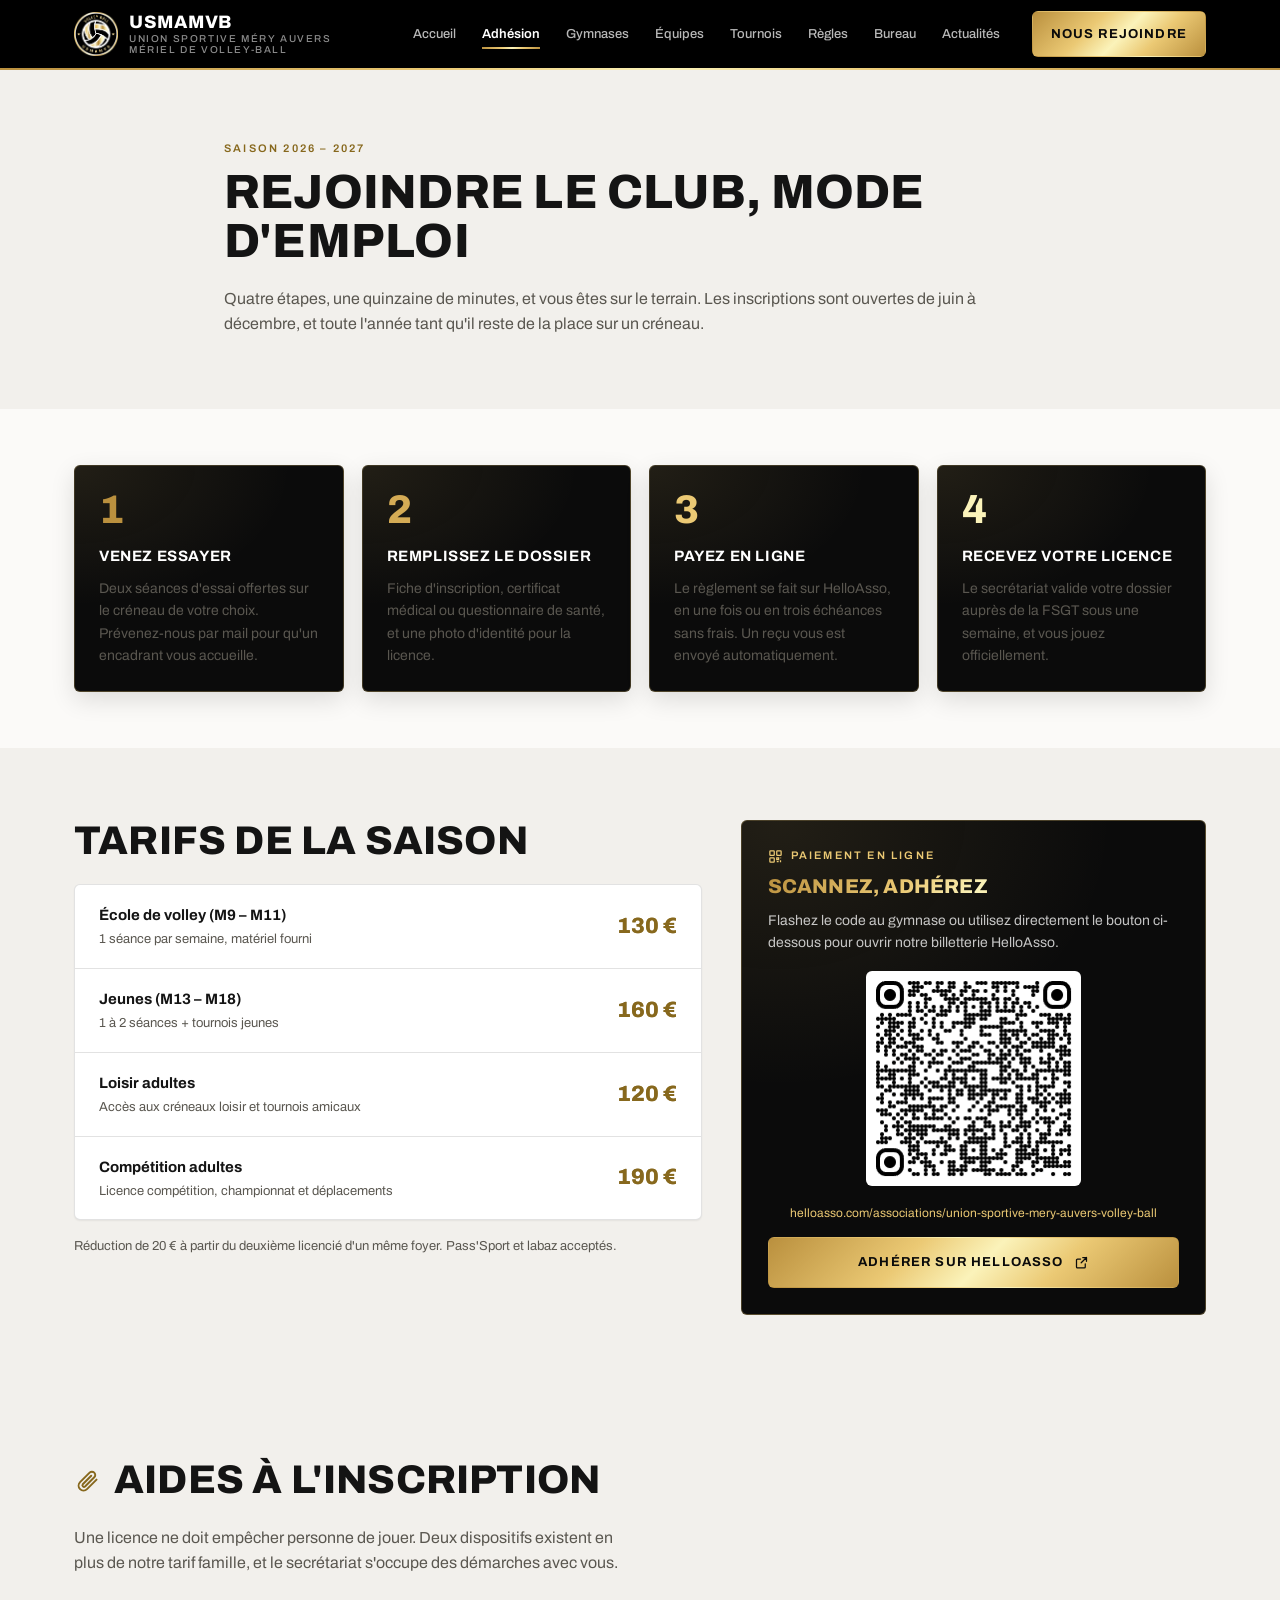
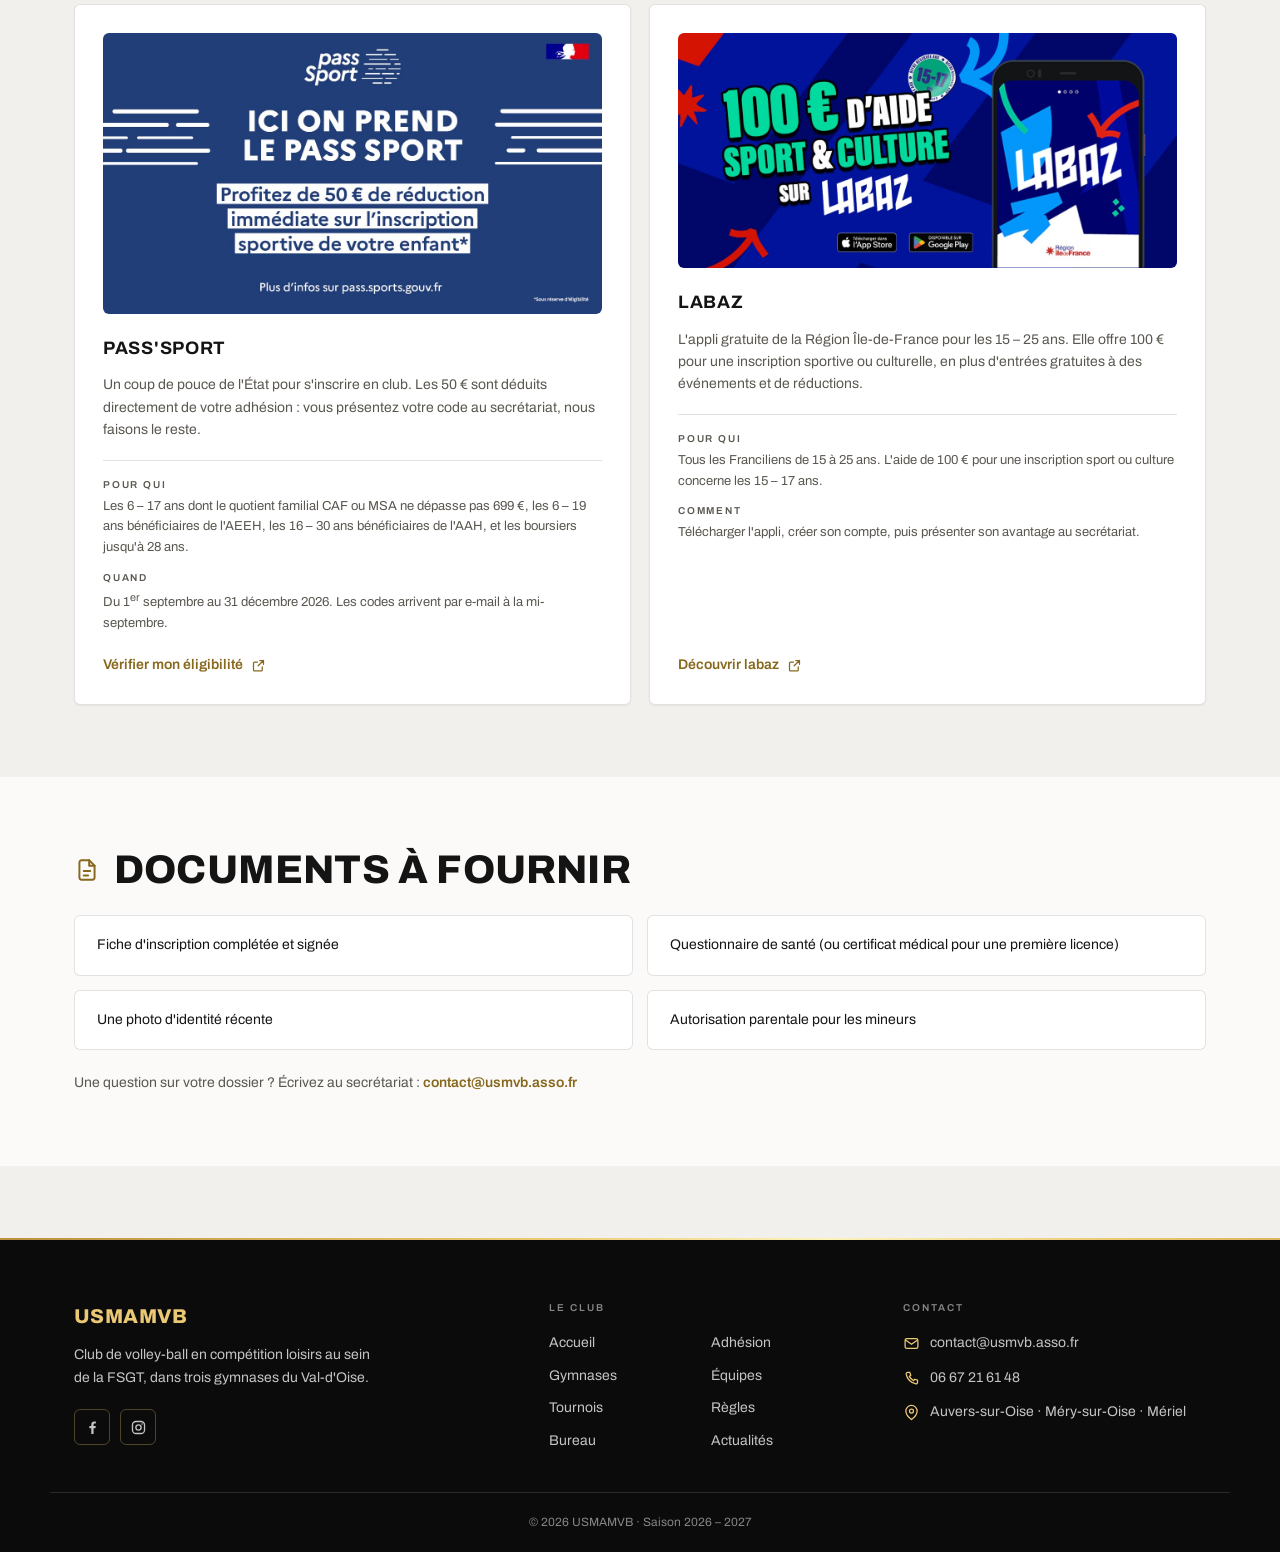
<file: adhesion.html>
<!DOCTYPE html>
<html lang="fr">
<head>
<meta charset="utf-8">
<meta name="viewport" content="width=device-width, initial-scale=1">
<title>Adhésion — USMAMVB</title>
<meta name="description" content="Rejoindre l'USMAMVB : quatre étapes, deux séances d'essai offertes, tarifs de la saison et adhésion en ligne via HelloAsso.">
<link rel="icon" href="assets/img/logo.png">
<link rel="stylesheet" href="assets/css/style.css">
</head>
<body>

<a class="skip-link" href="#contenu">Aller au contenu</a>

<!-- ============================================================
     HEADER — identique sur toutes les pages
     ============================================================ -->
<header class="site-header" id="header">
  <div class="wrap header__inner">

    <a class="brand" href="./">
      <img class="brand__mark" src="assets/img/logo.png" alt="" decoding="async">
      <span class="brand__text">
        <span class="brand__name">USMAMVB</span>
        <span class="brand__baseline">Union Sportive Méry Auvers Mériel de Volley-Ball</span>
      </span>
    </a>

    <button class="burger" id="burger" aria-expanded="false" aria-controls="nav" aria-label="Ouvrir le menu">
      <span></span><span></span><span></span>
    </button>

    <nav class="nav" id="nav" aria-label="Navigation principale">
      <ul class="nav__list">
        <li><a class="nav__link" href="./">Accueil</a></li>
        <li><a class="nav__link is-active" href="adhesion" aria-current="page">Adhésion</a></li>
        <li><a class="nav__link" href="gymnases">Gymnases</a></li>
        <li><a class="nav__link" href="equipes">Équipes</a></li>
        <li><a class="nav__link" href="tournois">Tournois</a></li>
        <li><a class="nav__link" href="regles">Règles</a></li>
        <li><a class="nav__link" href="bureau">Bureau</a></li>
        <li><a class="nav__link" href="Actualite">Actualités</a></li>
      </ul>
      <a class="btn btn--primary nav__cta" href="#tarifs">Nous rejoindre</a>
    </nav>

  </div>
</header>
<div class="nav-backdrop" id="navBackdrop" hidden></div>

<main id="contenu">

  <!-- ============================================================
       TITRE DE PAGE
       ============================================================ -->
  <section class="page-head">
    <div class="wrap page-head__inner">
      <p class="eyebrow eyebrow--gold">Saison 2026 – 2027</p>
      <h1 class="page-head__title">Rejoindre le club, mode d'emploi</h1>
      <p class="page-head__lead">
        Quatre étapes, une quinzaine de minutes, et vous êtes sur le terrain. Les inscriptions
        sont ouvertes de juin à décembre, et toute l'année tant qu'il reste de la place sur un créneau.
      </p>
    </div>
  </section>

  <!-- ============================================================
       LES 4 ÉTAPES
       ============================================================ -->
  <section class="steps">
    <ol class="wrap steps__grid">

      <li class="step">
        <p class="step__num">1</p>
        <h2 class="step__title">Venez essayer</h2>
        <p class="step__text">
          Deux séances d'essai offertes sur le créneau de votre choix. Prévenez-nous par mail
          pour qu'un encadrant vous accueille.
        </p>
      </li>

      <li class="step">
        <p class="step__num">2</p>
        <h2 class="step__title">Remplissez le dossier</h2>
        <p class="step__text">
          Fiche d'inscription, certificat médical ou questionnaire de santé, et une photo
          d'identité pour la licence.
        </p>
      </li>

      <li class="step">
        <p class="step__num">3</p>
        <h2 class="step__title">Payez en ligne</h2>
        <p class="step__text">
          Le règlement se fait sur HelloAsso, en une fois ou en trois échéances sans frais.
          Un reçu vous est envoyé automatiquement.
        </p>
      </li>

      <li class="step">
        <p class="step__num">4</p>
        <h2 class="step__title">Recevez votre licence</h2>
        <p class="step__text">
          Le secrétariat valide votre dossier auprès de la FSGT sous une semaine, et vous
          jouez officiellement.
        </p>
      </li>

    </ol>
  </section>

  <!-- ============================================================
       TARIFS + ADHÉSION EN LIGNE
       ============================================================ -->
  <section class="pricing" id="tarifs">
    <div class="wrap pricing__grid">

      <div class="pricing__main">
        <h2 class="h2">Tarifs de la saison</h2>

        <ul class="pricing__list">
          <li class="price">
            <div class="price__label">
              <p class="price__name">École de volley (M9 – M11)</p>
              <p class="price__detail">1 séance par semaine, matériel fourni</p>
            </div>
            <p class="price__amount gold-text">130 €</p>
          </li>
          <li class="price">
            <div class="price__label">
              <p class="price__name">Jeunes (M13 – M18)</p>
              <p class="price__detail">1 à 2 séances + tournois jeunes</p>
            </div>
            <p class="price__amount gold-text">160 €</p>
          </li>
          <li class="price">
            <div class="price__label">
              <p class="price__name">Loisir adultes</p>
              <p class="price__detail">Accès aux créneaux loisir et tournois amicaux</p>
            </div>
            <p class="price__amount gold-text">120 €</p>
          </li>
          <li class="price">
            <div class="price__label">
              <p class="price__name">Compétition adultes</p>
              <p class="price__detail">Licence compétition, championnat et déplacements</p>
            </div>
            <p class="price__amount gold-text">190 €</p>
          </li>
        </ul>

        <p class="pricing__note">
          Réduction de 20 € à partir du deuxième licencié d'un même foyer.
          Pass'Sport et labaz acceptés.
        </p>
      </div>

      <aside class="card card--dark qr">
        <p class="eyebrow eyebrow--gold qr__eyebrow">
          <svg viewBox="0 0 24 24" fill="none" stroke="currentColor" stroke-width="2" aria-hidden="true">
            <rect x="3" y="3" width="7" height="7" rx="1"/><rect x="14" y="3" width="7" height="7" rx="1"/>
            <rect x="3" y="14" width="7" height="7" rx="1"/><path d="M14 14h3v3h-3zM20 14h1M14 20h3M20 18v3"/>
          </svg>
          Paiement en ligne
        </p>
        <h2 class="card__title gold-text">Scannez, adhérez</h2>
        <p class="card__text">
          Flashez le code au gymnase ou utilisez directement le bouton ci-dessous pour ouvrir
          notre billetterie HelloAsso.
        </p>

        <img class="qr__frame" src="assets/img/qr-helloasso.png" width="200" height="200" alt="QR code vers la billetterie HelloAsso">

<!-- Adresse en clair : lisible pour qui ne peut pas scanner, et recopiable
             depuis une affiche imprimée. -->
        <p class="qr__url">
          <a href="https://www.helloasso.com/associations/union-sportive-mery-auvers-volley-ball/adhesions/adhesions-2026-2027" target="_blank" rel="noreferrer">
            helloasso.com/associations/union-sportive-mery-auvers-volley-ball
          </a>
        </p>

        <a class="btn btn--primary qr__cta" href="https://www.helloasso.com/associations/union-sportive-mery-auvers-volley-ball/adhesions/adhesions-2026-2027" target="_blank" rel="noreferrer">
          Adhérer sur HelloAsso
          <svg class="btn__ext" viewBox="0 0 24 24" fill="none" stroke="currentColor" stroke-width="2" stroke-linecap="round" stroke-linejoin="round" aria-hidden="true">
            <path d="M14 4h6v6M20 4l-8.5 8.5"/><path d="M18 14v5a1.5 1.5 0 0 1-1.5 1.5h-11A1.5 1.5 0 0 1 4 19V8a1.5 1.5 0 0 1 1.5-1.5h5"/>
          </svg>
        </a>
      </aside>

    </div>
  </section>

  <!-- ============================================================
       AIDES À L'INSCRIPTION
       Montants et dates officiels, saison 2026-2027. À revérifier chaque
       année aux sources citées : ils changent d'une saison à l'autre.
       ============================================================ -->
  <section class="aides">
    <div class="wrap">
      <div class="section-title">
        <svg class="section-title__icon" viewBox="0 0 24 24" fill="none" stroke="currentColor" stroke-width="1.8" stroke-linecap="round" stroke-linejoin="round" aria-hidden="true">
          <path d="M20.8 11.6 12 20.4a4.5 4.5 0 0 1-6.4-6.4l8.8-8.8a3 3 0 0 1 4.3 4.3l-8.5 8.5a1.5 1.5 0 0 1-2.1-2.1l7.8-7.8"/>
        </svg>
        <h2 class="h2">Aides à l'inscription</h2>
      </div>

      <p class="aides__intro">
        Une licence ne doit empêcher personne de jouer. Deux dispositifs existent en plus
        de notre tarif famille, et le secrétariat s'occupe des démarches avec vous.
      </p>

      <ul class="aides__grid">

        <li class="aide">
          <img class="aide__visuel" src="assets/img/aide-pass-sport.jpg"
               alt="Affiche officielle Pass'Sport : ici on prend le Pass'Sport, 50 € de réduction immédiate sur l'inscription sportive de votre enfant."
               width="1200" height="675" loading="lazy" decoding="async">

          <h3 class="aide__title">Pass'Sport</h3>

          <p class="aide__text">
            Un coup de pouce de l'État pour s'inscrire en club. Les 50 € sont déduits
            directement de votre adhésion : vous présentez votre code au secrétariat,
            nous faisons le reste.
          </p>

          <dl class="aide__meta">
            <dt>Pour qui</dt>
            <dd>
              Les 6 – 17 ans dont le quotient familial CAF ou MSA ne dépasse pas 699 €,
              les 6 – 19 ans bénéficiaires de l'AEEH, les 16 – 30 ans bénéficiaires de
              l'AAH, et les boursiers jusqu'à 28 ans.
            </dd>
            <dt>Quand</dt>
            <dd>Du 1<sup>er</sup> septembre au 31 décembre 2026. Les codes arrivent par e-mail à la mi-septembre.</dd>
          </dl>

          <a class="link link--gold" href="https://www.pass.sports.gouv.fr/" target="_blank" rel="noreferrer">
            Vérifier mon éligibilité
            <svg class="btn__ext" viewBox="0 0 24 24" fill="none" stroke="currentColor" stroke-width="2" stroke-linecap="round" stroke-linejoin="round" aria-hidden="true">
              <path d="M14 4h6v6M20 4l-8.5 8.5"/><path d="M18 14v5a1.5 1.5 0 0 1-1.5 1.5h-11A1.5 1.5 0 0 1 4 19V8a1.5 1.5 0 0 1 1.5-1.5h5"/>
            </svg>
          </a>
        </li>

        <li class="aide">
          <img class="aide__visuel" src="assets/img/aide-labaz.jpg"
               alt="Affiche officielle labaz : 100 € d'aide sport et culture, offre réservée aux 15-17 ans."
               width="1200" height="565" loading="lazy" decoding="async">

          <h3 class="aide__title">labaz</h3>

          <p class="aide__text">
            L'appli gratuite de la Région Île-de-France pour les 15 – 25 ans. Elle offre
            100 € pour une inscription sportive ou culturelle, en plus d'entrées gratuites
            à des événements et de réductions.
          </p>

          <dl class="aide__meta">
            <dt>Pour qui</dt>
            <dd>
              Tous les Franciliens de 15 à 25 ans. L'aide de 100 € pour une inscription
              sport ou culture concerne les 15 – 17 ans.
            </dd>
            <dt>Comment</dt>
            <dd>Télécharger l'appli, créer son compte, puis présenter son avantage au secrétariat.</dd>
          </dl>

          <a class="link link--gold" href="https://www.iledefrance.fr/tous-les-services/labaz-lappli-pour-les-15-25-ans" target="_blank" rel="noreferrer">
            Découvrir labaz
            <svg class="btn__ext" viewBox="0 0 24 24" fill="none" stroke="currentColor" stroke-width="2" stroke-linecap="round" stroke-linejoin="round" aria-hidden="true">
              <path d="M14 4h6v6M20 4l-8.5 8.5"/><path d="M18 14v5a1.5 1.5 0 0 1-1.5 1.5h-11A1.5 1.5 0 0 1 4 19V8a1.5 1.5 0 0 1 1.5-1.5h5"/>
            </svg>
          </a>
        </li>

      </ul>
    </div>
  </section>

  <!-- ============================================================
       DOCUMENTS À FOURNIR
       ============================================================ -->
  <section class="docs">
    <div class="wrap">
      <div class="section-title">
        <svg class="section-title__icon" viewBox="0 0 24 24" fill="none" stroke="currentColor" stroke-width="1.8" stroke-linecap="round" stroke-linejoin="round" aria-hidden="true">
          <path d="M14 3H7a2 2 0 0 0-2 2v14a2 2 0 0 0 2 2h10a2 2 0 0 0 2-2V8z"/>
          <path d="M14 3v5h5M9 13h6M9 17h4"/>
        </svg>
        <h2 class="h2">Documents à fournir</h2>
      </div>

      <ul class="docs__grid">
        <li class="doc">Fiche d'inscription complétée et signée</li>
        <li class="doc">Questionnaire de santé (ou certificat médical pour une première licence)</li>
        <li class="doc">Une photo d'identité récente</li>
        <li class="doc">Autorisation parentale pour les mineurs</li>
      </ul>

      <p class="docs__note">
        Une question sur votre dossier ? Écrivez au secrétariat :
        <a class="link--inline" href="mailto:contact@usmvb.asso.fr">contact@usmvb.asso.fr</a>
      </p>
    </div>
  </section>

</main>

<!-- ============================================================
     FOOTER — identique sur toutes les pages
     ============================================================ -->
<footer class="site-footer">
  <div class="wrap footer__grid">

    <div class="footer__brand">
      <p class="footer__name">USMAMVB</p>
      <p class="footer__text">
        Club de volley-ball en compétition loisirs au sein de la FSGT, dans trois gymnases du Val-d'Oise.
      </p>
      <ul class="socials">
        <li><a href="https://www.facebook.com/groups/1420983715035659/" target="_blank" rel="noreferrer" aria-label="Facebook">
          <svg viewBox="0 0 24 24" fill="currentColor" aria-hidden="true"><path d="M13.5 21v-8h2.7l.4-3.1h-3.1V7.9c0-.9.25-1.5 1.55-1.5h1.65V3.6A22 22 0 0 0 14.3 3.5c-2.4 0-4 1.45-4 4.1v2.3H7.6V13h2.7v8z"/></svg>
        </a></li>
        <li><a href="https://www.instagram.com/usmavb95/" target="_blank" rel="noreferrer" aria-label="Instagram">
          <svg viewBox="0 0 24 24" fill="none" stroke="currentColor" stroke-width="1.9" aria-hidden="true">
            <rect x="3.5" y="3.5" width="17" height="17" rx="5"/><circle cx="12" cy="12" r="3.7"/><circle cx="17" cy="7" r="1.1" fill="currentColor" stroke="none"/>
          </svg>
        </a></li>
      </ul>
    </div>

    <nav class="footer__nav" aria-label="Plan du site">
      <p class="footer__heading">Le club</p>
      <ul class="footer__links">
        <li><a href="./">Accueil</a></li>
        <li><a href="adhesion">Adhésion</a></li>
        <li><a href="gymnases">Gymnases</a></li>
        <li><a href="equipes">Équipes</a></li>
        <li><a href="tournois">Tournois</a></li>
        <li><a href="regles">Règles</a></li>
        <li><a href="bureau">Bureau</a></li>
        <li><a href="Actualite">Actualités</a></li>
      </ul>
    </nav>

    <div class="footer__contact">
      <p class="footer__heading">Contact</p>
      <ul class="contact">
        <li>
          <svg viewBox="0 0 24 24" fill="none" stroke="currentColor" stroke-width="1.8" aria-hidden="true"><rect x="3" y="5" width="18" height="14" rx="2.5"/><path d="m3.5 7 8.5 6 8.5-6"/></svg>
          <a href="mailto:contact@usmvb.asso.fr">contact@usmvb.asso.fr</a>
        </li>
        <li>
          <svg viewBox="0 0 24 24" fill="none" stroke="currentColor" stroke-width="1.8" aria-hidden="true"><path d="M6.5 3.5h3l1.5 4-2 1.5a12 12 0 0 0 6 6l1.5-2 4 1.5v3a2 2 0 0 1-2.2 2A16.5 16.5 0 0 1 4.5 5.7a2 2 0 0 1 2-2.2z"/></svg>
          <a href="tel:+33667216148">06 67 21 61 48</a>
        </li>
        <li>
          <svg viewBox="0 0 24 24" fill="none" stroke="currentColor" stroke-width="1.8" aria-hidden="true"><path d="M20 10c0 6-8 12-8 12s-8-6-8-12a8 8 0 0 1 16 0z"/><circle cx="12" cy="10" r="2.8"/></svg>
          <span>Auvers-sur-Oise · Méry-sur-Oise · Mériel</span>
        </li>
      </ul>
    </div>

  </div>

  <div class="wrap footer__bottom">
    <p>© 2026 USMAMVB · Saison 2026 – 2027</p>
  </div>
</footer>

<script src="assets/js/main.js" defer></script>
</body>
</html>
</file>
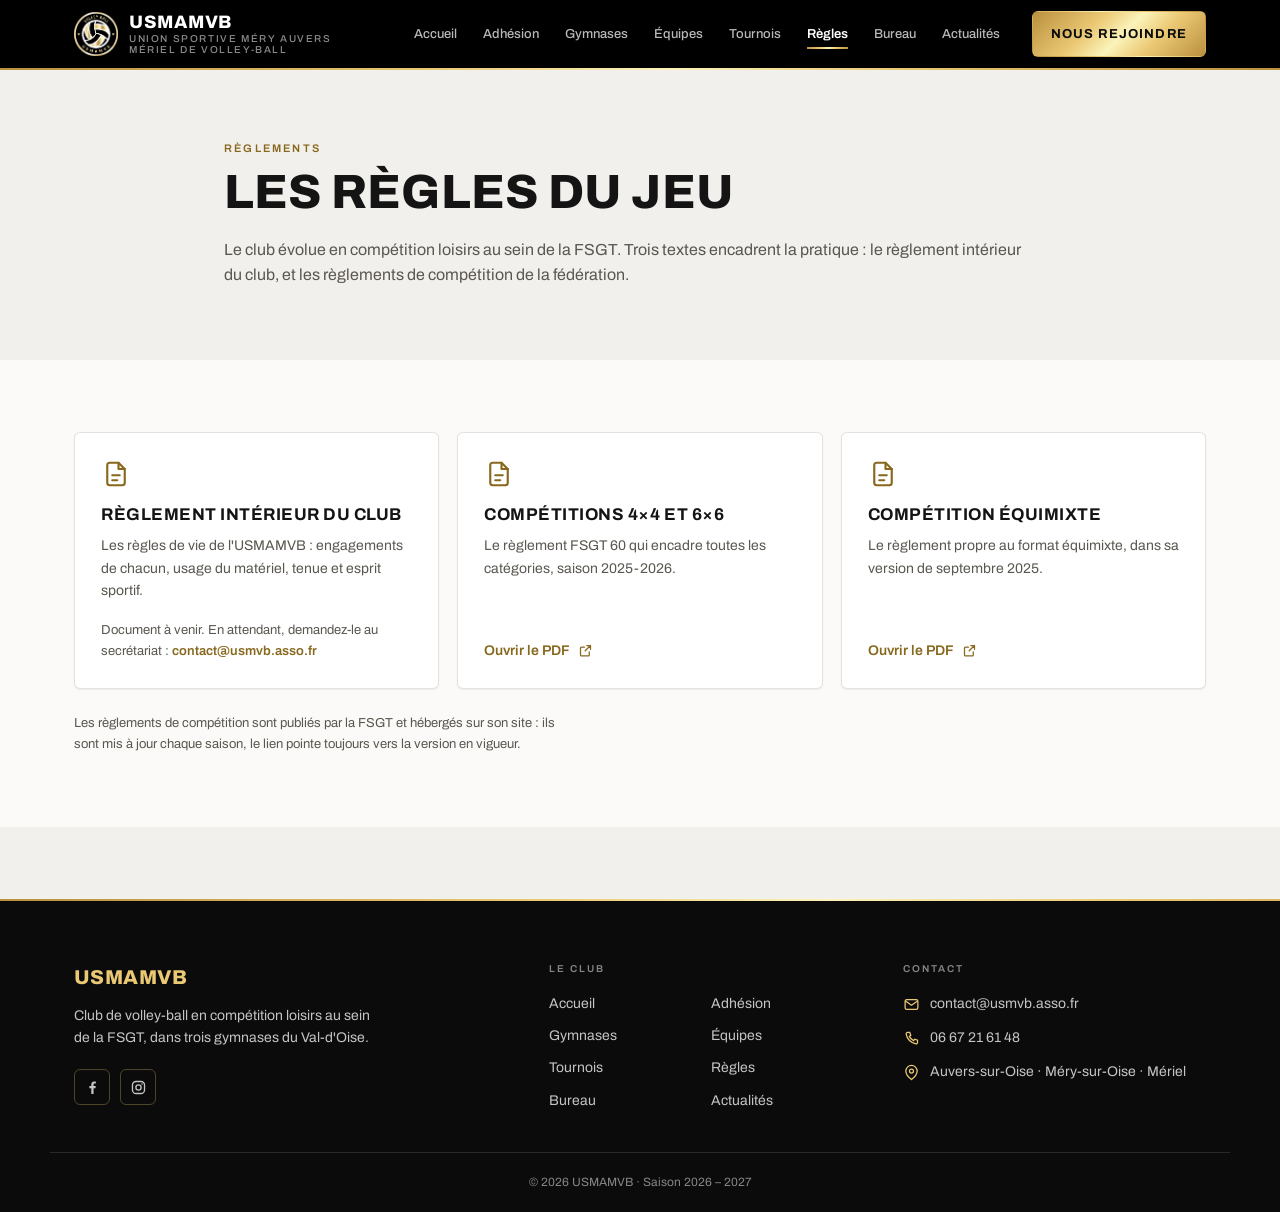
<file: regles.html>
<!DOCTYPE html>
<html lang="fr">
<head>
<meta charset="utf-8">
<meta name="viewport" content="width=device-width, initial-scale=1">
<title>Règles et règlements — USMAMVB</title>
<meta name="description" content="Le règlement intérieur de l'USMAMVB et les règlements de compétition FSGT : 4x4, 6x6 et équimixte.">
<meta property="og:title" content="Règles et règlements">
<meta property="og:description" content="Les textes qui encadrent la pratique au club et en compétition FSGT.">
<link rel="icon" href="assets/img/logo.png">
<link rel="stylesheet" href="assets/css/style.css">
</head>
<body>

<a class="skip-link" href="#contenu">Aller au contenu</a>

<!-- ============================================================
     HEADER — identique sur toutes les pages
     ============================================================ -->
<header class="site-header" id="header">
  <div class="wrap header__inner">

    <a class="brand" href="./">
      <img class="brand__mark" src="assets/img/logo.png" alt="" decoding="async">
      <span class="brand__text">
        <span class="brand__name">USMAMVB</span>
        <span class="brand__baseline">Union Sportive Méry Auvers Mériel de Volley-Ball</span>
      </span>
    </a>

    <button class="burger" id="burger" aria-expanded="false" aria-controls="nav" aria-label="Ouvrir le menu">
      <span></span><span></span><span></span>
    </button>

    <nav class="nav" id="nav" aria-label="Navigation principale">
      <ul class="nav__list">
        <li><a class="nav__link" href="./">Accueil</a></li>
        <li><a class="nav__link" href="adhesion">Adhésion</a></li>
        <li><a class="nav__link" href="gymnases">Gymnases</a></li>
        <li><a class="nav__link" href="equipes">Équipes</a></li>
        <li><a class="nav__link" href="tournois">Tournois</a></li>
        <li><a class="nav__link is-active" href="regles" aria-current="page">Règles</a></li>
        <li><a class="nav__link" href="bureau">Bureau</a></li>
        <li><a class="nav__link" href="Actualite">Actualités</a></li>
      </ul>
      <a class="btn btn--primary nav__cta" href="adhesion">Nous rejoindre</a>
    </nav>

  </div>
</header>
<div class="nav-backdrop" id="navBackdrop" hidden></div>

<main id="contenu">

  <!-- ============================================================
       TITRE DE PAGE
       ============================================================ -->
  <section class="page-head">
    <div class="wrap page-head__inner">
      <p class="eyebrow eyebrow--gold">Règlements</p>
      <h1 class="page-head__title">Les règles du jeu</h1>
      <p class="page-head__lead">Le club évolue en compétition loisirs au sein de la FSGT. Trois textes encadrent la pratique : le règlement intérieur du club, et les règlements de compétition de la fédération.</p>
    </div>
  </section>

  <!-- ============================================================
       LES RÈGLEMENTS
       ============================================================ -->
  <section class="reglements">
    <div class="wrap">
      <ul class="reglements__grid">
        <li class="reglement">
          <span class="reglement__icone" aria-hidden="true"><svg viewBox="0 0 24 24" fill="none" stroke="currentColor" stroke-width="1.7" stroke-linecap="round" stroke-linejoin="round" aria-hidden="true"><path d="M14 3H7a2 2 0 0 0-2 2v14a2 2 0 0 0 2 2h10a2 2 0 0 0 2-2V8z"/><path d="M14 3v5h5M9 13h6M9 17h4"/></svg></span>
          <h2 class="reglement__titre">Règlement intérieur du club</h2>
          <p class="reglement__texte">Les règles de vie de l'USMAMVB : engagements de chacun, usage du matériel, tenue et esprit sportif.</p>
          <p class="reglement__attente">Document à venir. En attendant, demandez-le au secrétariat : <a class="link--inline" href="mailto:contact@usmvb.asso.fr">contact@usmvb.asso.fr</a></p>
        </li>

        <li class="reglement">
          <span class="reglement__icone" aria-hidden="true"><svg viewBox="0 0 24 24" fill="none" stroke="currentColor" stroke-width="1.7" stroke-linecap="round" stroke-linejoin="round" aria-hidden="true"><path d="M14 3H7a2 2 0 0 0-2 2v14a2 2 0 0 0 2 2h10a2 2 0 0 0 2-2V8z"/><path d="M14 3v5h5M9 13h6M9 17h4"/></svg></span>
          <h2 class="reglement__titre">Compétitions 4×4 et 6×6</h2>
          <p class="reglement__texte">Le règlement FSGT 60 qui encadre toutes les catégories, saison 2025-2026.</p>
          <a class="link link--gold" href="https://www.unifoodclient.fr/document/wa_files/R_C3_A9glement_20Volley-Ball_20FSGT60_202025-2026.pdf" target="_blank" rel="noreferrer">Ouvrir le PDF <svg class="btn__ext" viewBox="0 0 24 24" fill="none" stroke="currentColor" stroke-width="2" stroke-linecap="round" stroke-linejoin="round" aria-hidden="true"><path d="M14 4h6v6M20 4l-8.5 8.5"/><path d="M18 14v5a1.5 1.5 0 0 1-1.5 1.5h-11A1.5 1.5 0 0 1 4 19V8a1.5 1.5 0 0 1 1.5-1.5h5"/></svg></a>
        </li>

        <li class="reglement">
          <span class="reglement__icone" aria-hidden="true"><svg viewBox="0 0 24 24" fill="none" stroke="currentColor" stroke-width="1.7" stroke-linecap="round" stroke-linejoin="round" aria-hidden="true"><path d="M14 3H7a2 2 0 0 0-2 2v14a2 2 0 0 0 2 2h10a2 2 0 0 0 2-2V8z"/><path d="M14 3v5h5M9 13h6M9 17h4"/></svg></span>
          <h2 class="reglement__titre">Compétition équimixte</h2>
          <p class="reglement__texte">Le règlement propre au format équimixte, dans sa version de septembre 2025.</p>
          <a class="link link--gold" href="https://www.unifoodclient.fr/document/wa_files/2025-09_20R_C3_88GLEMENT_20VOLLEY-EQUIMIXTE.pdf" target="_blank" rel="noreferrer">Ouvrir le PDF <svg class="btn__ext" viewBox="0 0 24 24" fill="none" stroke="currentColor" stroke-width="2" stroke-linecap="round" stroke-linejoin="round" aria-hidden="true"><path d="M14 4h6v6M20 4l-8.5 8.5"/><path d="M18 14v5a1.5 1.5 0 0 1-1.5 1.5h-11A1.5 1.5 0 0 1 4 19V8a1.5 1.5 0 0 1 1.5-1.5h5"/></svg></a>
        </li>
      </ul>

      <p class="reglements__note">
        Les règlements de compétition sont publiés par la FSGT et hébergés sur son site :
        ils sont mis à jour chaque saison, le lien pointe toujours vers la version en vigueur.
      </p>
    </div>
  </section>

</main>

<!-- ============================================================
     FOOTER — identique sur toutes les pages
     ============================================================ -->
<footer class="site-footer">
  <div class="wrap footer__grid">

    <div class="footer__brand">
      <p class="footer__name">USMAMVB</p>
      <p class="footer__text">
        Club de volley-ball en compétition loisirs au sein de la FSGT, dans trois gymnases du Val-d'Oise.
      </p>
      <ul class="socials">
        <li><a href="https://www.facebook.com/groups/1420983715035659/" target="_blank" rel="noreferrer" aria-label="Facebook">
          <svg viewBox="0 0 24 24" fill="currentColor" aria-hidden="true"><path d="M13.5 21v-8h2.7l.4-3.1h-3.1V7.9c0-.9.25-1.5 1.55-1.5h1.65V3.6A22 22 0 0 0 14.3 3.5c-2.4 0-4 1.45-4 4.1v2.3H7.6V13h2.7v8z"/></svg>
        </a></li>
        <li><a href="https://www.instagram.com/usmavb95/" target="_blank" rel="noreferrer" aria-label="Instagram">
          <svg viewBox="0 0 24 24" fill="none" stroke="currentColor" stroke-width="1.9" aria-hidden="true">
            <rect x="3.5" y="3.5" width="17" height="17" rx="5"/><circle cx="12" cy="12" r="3.7"/><circle cx="17" cy="7" r="1.1" fill="currentColor" stroke="none"/>
          </svg>
        </a></li>
      </ul>
    </div>

    <nav class="footer__nav" aria-label="Plan du site">
      <p class="footer__heading">Le club</p>
      <ul class="footer__links">
        <li><a href="./">Accueil</a></li>
        <li><a href="adhesion">Adhésion</a></li>
        <li><a href="gymnases">Gymnases</a></li>
        <li><a href="equipes">Équipes</a></li>
        <li><a href="tournois">Tournois</a></li>
        <li><a href="regles">Règles</a></li>
        <li><a href="bureau">Bureau</a></li>
        <li><a href="Actualite">Actualités</a></li>
      </ul>
    </nav>

    <div class="footer__contact">
      <p class="footer__heading">Contact</p>
      <ul class="contact">
        <li>
          <svg viewBox="0 0 24 24" fill="none" stroke="currentColor" stroke-width="1.8" aria-hidden="true"><rect x="3" y="5" width="18" height="14" rx="2.5"/><path d="m3.5 7 8.5 6 8.5-6"/></svg>
          <a href="mailto:contact@usmvb.asso.fr">contact@usmvb.asso.fr</a>
        </li>
        <li>
          <svg viewBox="0 0 24 24" fill="none" stroke="currentColor" stroke-width="1.8" aria-hidden="true"><path d="M6.5 3.5h3l1.5 4-2 1.5a12 12 0 0 0 6 6l1.5-2 4 1.5v3a2 2 0 0 1-2.2 2A16.5 16.5 0 0 1 4.5 5.7a2 2 0 0 1 2-2.2z"/></svg>
          <a href="tel:+33667216148">06 67 21 61 48</a>
        </li>
        <li>
          <svg viewBox="0 0 24 24" fill="none" stroke="currentColor" stroke-width="1.8" aria-hidden="true"><path d="M20 10c0 6-8 12-8 12s-8-6-8-12a8 8 0 0 1 16 0z"/><circle cx="12" cy="10" r="2.8"/></svg>
          <span>Auvers-sur-Oise · Méry-sur-Oise · Mériel</span>
        </li>
      </ul>
    </div>

  </div>

  <div class="wrap footer__bottom">
    <p>© 2026 USMAMVB · Saison 2026 – 2027</p>
  </div>
</footer>

<script src="assets/js/main.js" defer></script>
</body>
</html>
</file>
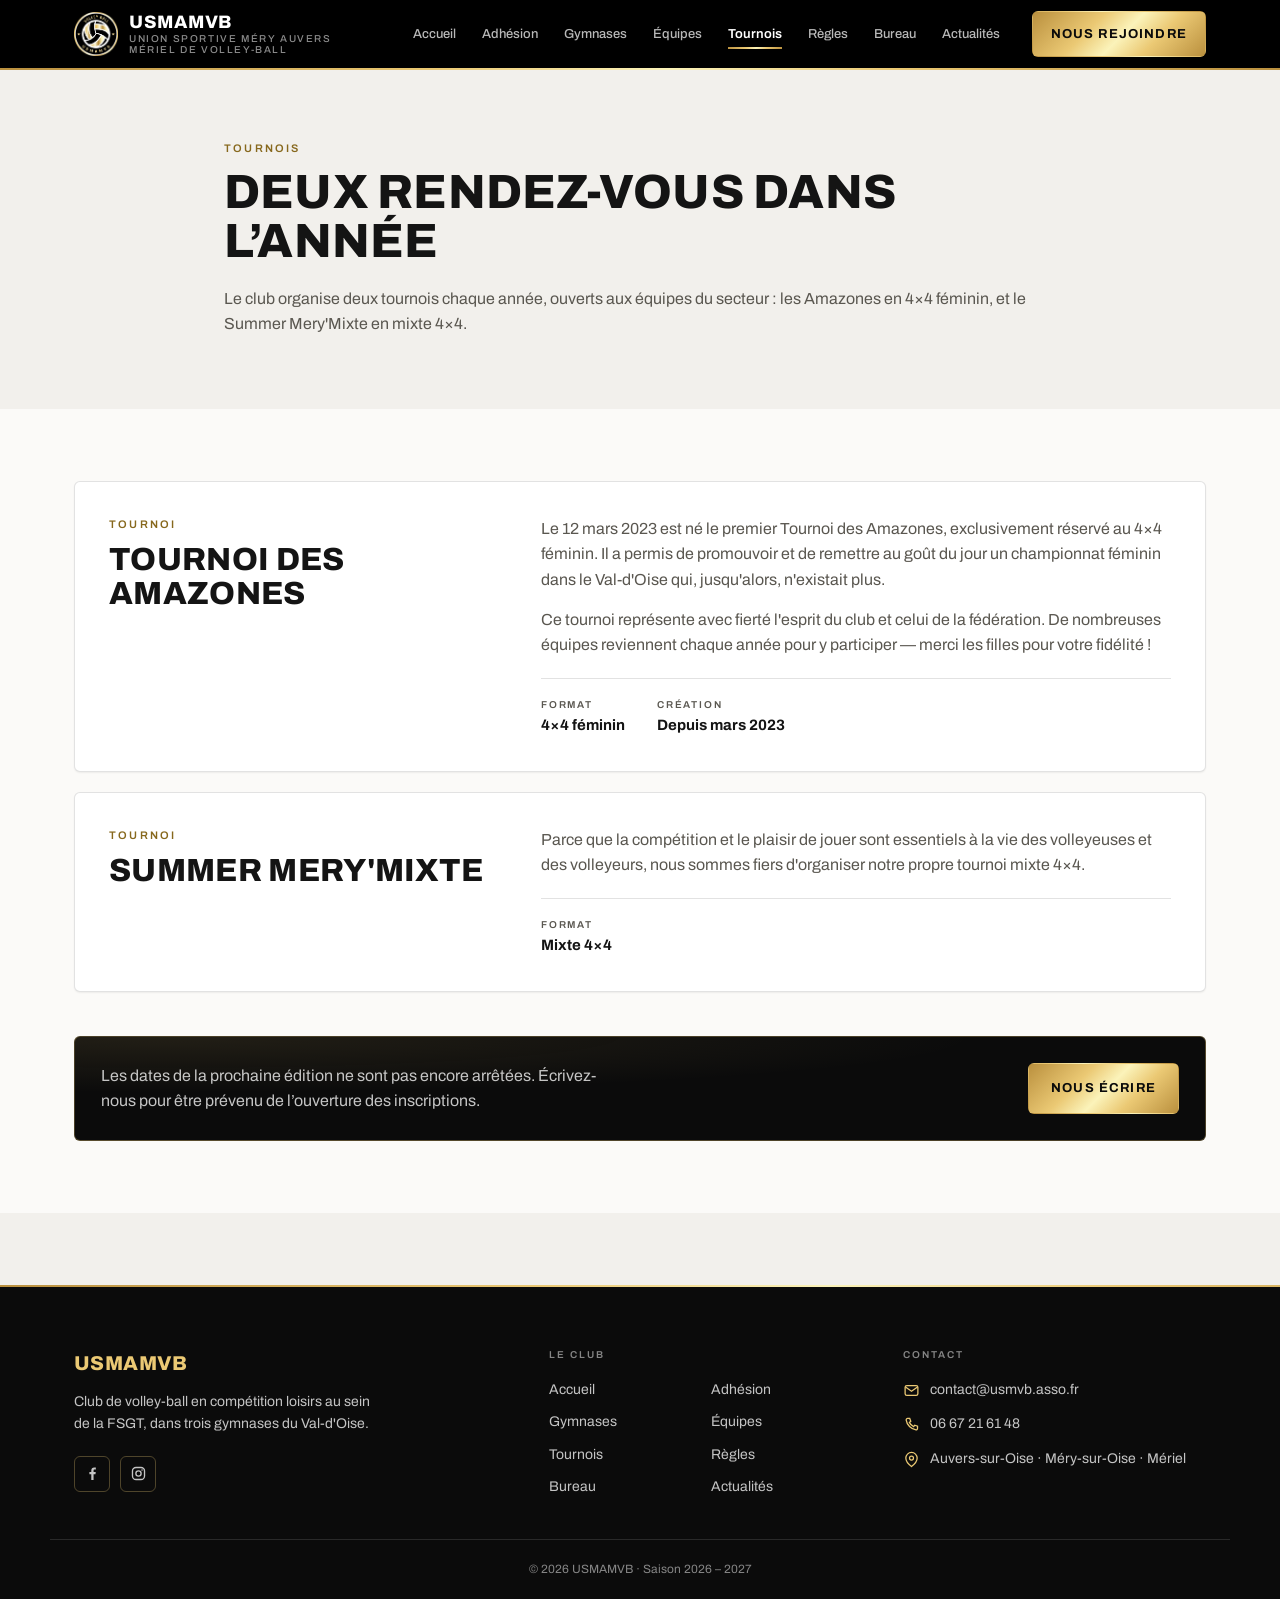
<file: tournois.html>
<!DOCTYPE html>
<html lang="fr">
<head>
<meta charset="utf-8">
<meta name="viewport" content="width=device-width, initial-scale=1">
<title>Nos tournois — USMAMVB</title>
<meta name="description" content="Les deux tournois organisés chaque année par l'USMAMVB : le Tournoi des Amazones en 4x4 féminin et le Summer Mery'Mixte en mixte 4x4.">
<meta property="og:title" content="Nos tournois">
<meta property="og:description" content="Le Tournoi des Amazones et le Summer Mery'Mixte, deux rendez-vous annuels du club.">
<link rel="icon" href="assets/img/logo.png">
<link rel="stylesheet" href="assets/css/style.css">
</head>
<body>

<a class="skip-link" href="#contenu">Aller au contenu</a>

<!-- ============================================================
     HEADER — identique sur toutes les pages
     ============================================================ -->
<header class="site-header" id="header">
  <div class="wrap header__inner">

    <a class="brand" href="./">
      <img class="brand__mark" src="assets/img/logo.png" alt="" decoding="async">
      <span class="brand__text">
        <span class="brand__name">USMAMVB</span>
        <span class="brand__baseline">Union Sportive Méry Auvers Mériel de Volley-Ball</span>
      </span>
    </a>

    <button class="burger" id="burger" aria-expanded="false" aria-controls="nav" aria-label="Ouvrir le menu">
      <span></span><span></span><span></span>
    </button>

    <nav class="nav" id="nav" aria-label="Navigation principale">
      <ul class="nav__list">
        <li><a class="nav__link" href="./">Accueil</a></li>
        <li><a class="nav__link" href="adhesion">Adhésion</a></li>
        <li><a class="nav__link" href="gymnases">Gymnases</a></li>
        <li><a class="nav__link" href="equipes">Équipes</a></li>
        <li><a class="nav__link is-active" href="tournois" aria-current="page">Tournois</a></li>
        <li><a class="nav__link" href="regles">Règles</a></li>
        <li><a class="nav__link" href="bureau">Bureau</a></li>
        <li><a class="nav__link" href="Actualite">Actualités</a></li>
      </ul>
      <a class="btn btn--primary nav__cta" href="adhesion">Nous rejoindre</a>
    </nav>

  </div>
</header>
<div class="nav-backdrop" id="navBackdrop" hidden></div>

<main id="contenu">

  <!-- ============================================================
       TITRE DE PAGE
       ============================================================ -->
  <section class="page-head">
    <div class="wrap page-head__inner">
      <p class="eyebrow eyebrow--gold">Tournois</p>
      <h1 class="page-head__title">Deux rendez-vous dans l’année</h1>
      <p class="page-head__lead">Le club organise deux tournois chaque année, ouverts aux équipes du secteur : les Amazones en 4×4 féminin, et le Summer Mery'Mixte en mixte 4×4.</p>
    </div>
  </section>

  <!-- ============================================================
       LES TOURNOIS
       ============================================================ -->
  <section class="tournois">
    <div class="wrap">
      <article class="tournoi">
        <div class="tournoi__entete">
          <p class="eyebrow eyebrow--gold">Tournoi</p>
          <h2 class="tournoi__nom">Tournoi des Amazones</h2>
        </div>
        <div class="tournoi__corps">
          <p>Le 12 mars 2023 est né le premier Tournoi des Amazones, exclusivement réservé au 4×4 féminin. Il a permis de promouvoir et de remettre au goût du jour un championnat féminin dans le Val-d'Oise qui, jusqu'alors, n'existait plus.</p>
          <p>Ce tournoi représente avec fierté l'esprit du club et celui de la fédération. De nombreuses équipes reviennent chaque année pour y participer — merci les filles pour votre fidélité !</p>
          <ul class="tournoi__meta">
            <li><span>Format</span>4×4 féminin</li>
            <li><span>Création</span>Depuis mars 2023</li>
          </ul>
        </div>
      </article>

      <article class="tournoi">
        <div class="tournoi__entete">
          <p class="eyebrow eyebrow--gold">Tournoi</p>
          <h2 class="tournoi__nom">Summer Mery'Mixte</h2>
        </div>
        <div class="tournoi__corps">
          <p>Parce que la compétition et le plaisir de jouer sont essentiels à la vie des volleyeuses et des volleyeurs, nous sommes fiers d'organiser notre propre tournoi mixte 4×4.</p>
          <ul class="tournoi__meta">
            <li><span>Format</span>Mixte 4×4</li>
          </ul>
        </div>
      </article>

      <aside class="card card--dark tournois__cta">
        <p class="tournois__cta-texte">
          Les dates de la prochaine édition ne sont pas encore arrêtées. Écrivez-nous pour
          être prévenu de l’ouverture des inscriptions.
        </p>
        <a class="btn btn--primary" href="mailto:contact@usmvb.asso.fr">Nous écrire</a>
      </aside>
    </div>
  </section>

</main>

<!-- ============================================================
     FOOTER — identique sur toutes les pages
     ============================================================ -->
<footer class="site-footer">
  <div class="wrap footer__grid">

    <div class="footer__brand">
      <p class="footer__name">USMAMVB</p>
      <p class="footer__text">
        Club de volley-ball en compétition loisirs au sein de la FSGT, dans trois gymnases du Val-d'Oise.
      </p>
      <ul class="socials">
        <li><a href="https://www.facebook.com/groups/1420983715035659/" target="_blank" rel="noreferrer" aria-label="Facebook">
          <svg viewBox="0 0 24 24" fill="currentColor" aria-hidden="true"><path d="M13.5 21v-8h2.7l.4-3.1h-3.1V7.9c0-.9.25-1.5 1.55-1.5h1.65V3.6A22 22 0 0 0 14.3 3.5c-2.4 0-4 1.45-4 4.1v2.3H7.6V13h2.7v8z"/></svg>
        </a></li>
        <li><a href="https://www.instagram.com/usmavb95/" target="_blank" rel="noreferrer" aria-label="Instagram">
          <svg viewBox="0 0 24 24" fill="none" stroke="currentColor" stroke-width="1.9" aria-hidden="true">
            <rect x="3.5" y="3.5" width="17" height="17" rx="5"/><circle cx="12" cy="12" r="3.7"/><circle cx="17" cy="7" r="1.1" fill="currentColor" stroke="none"/>
          </svg>
        </a></li>
      </ul>
    </div>

    <nav class="footer__nav" aria-label="Plan du site">
      <p class="footer__heading">Le club</p>
      <ul class="footer__links">
        <li><a href="./">Accueil</a></li>
        <li><a href="adhesion">Adhésion</a></li>
        <li><a href="gymnases">Gymnases</a></li>
        <li><a href="equipes">Équipes</a></li>
        <li><a href="tournois">Tournois</a></li>
        <li><a href="regles">Règles</a></li>
        <li><a href="bureau">Bureau</a></li>
        <li><a href="Actualite">Actualités</a></li>
      </ul>
    </nav>

    <div class="footer__contact">
      <p class="footer__heading">Contact</p>
      <ul class="contact">
        <li>
          <svg viewBox="0 0 24 24" fill="none" stroke="currentColor" stroke-width="1.8" aria-hidden="true"><rect x="3" y="5" width="18" height="14" rx="2.5"/><path d="m3.5 7 8.5 6 8.5-6"/></svg>
          <a href="mailto:contact@usmvb.asso.fr">contact@usmvb.asso.fr</a>
        </li>
        <li>
          <svg viewBox="0 0 24 24" fill="none" stroke="currentColor" stroke-width="1.8" aria-hidden="true"><path d="M6.5 3.5h3l1.5 4-2 1.5a12 12 0 0 0 6 6l1.5-2 4 1.5v3a2 2 0 0 1-2.2 2A16.5 16.5 0 0 1 4.5 5.7a2 2 0 0 1 2-2.2z"/></svg>
          <a href="tel:+33667216148">06 67 21 61 48</a>
        </li>
        <li>
          <svg viewBox="0 0 24 24" fill="none" stroke="currentColor" stroke-width="1.8" aria-hidden="true"><path d="M20 10c0 6-8 12-8 12s-8-6-8-12a8 8 0 0 1 16 0z"/><circle cx="12" cy="10" r="2.8"/></svg>
          <span>Auvers-sur-Oise · Méry-sur-Oise · Mériel</span>
        </li>
      </ul>
    </div>

  </div>

  <div class="wrap footer__bottom">
    <p>© 2026 USMAMVB · Saison 2026 – 2027</p>
  </div>
</footer>

<script src="assets/js/main.js" defer></script>
</body>
</html>
</file>
<file: assets/css/style.css>
/* ============================================================
   VCC — Volley Club des Coteaux
   Feuille de style unique. Ordre : tokens, reset, primitives,
   header, hero, sections, footer, responsive.
   ============================================================ */

/* ---------- Police ----------
   Auto-hebergee plutot que servie par Google Fonts : un appel a
   fonts.gstatic.com transmettrait l'IP du visiteur a Google sans consentement.
   Archivo est sous licence SIL OFL 1.1 (voir assets/fonts/OFL.txt).
   Fichier variable unique : couvre toutes les graisses de 400 a 800. */
@font-face {
  font-family: 'Archivo';
  font-style: normal;
  font-weight: 400 800;
  font-stretch: 100%;
  font-display: swap;
  src: url('../fonts/archivo-latin.woff2') format('woff2');
  unicode-range: U+0000-00FF, U+0131, U+0152-0153, U+02BB-02BC, U+02C6, U+02DA,
                 U+02DC, U+0304, U+0308, U+0329, U+2000-206F, U+20AC, U+2122,
                 U+2191, U+2193, U+2212, U+2215, U+FEFF, U+FFFD;
}
@font-face {
  font-family: 'Archivo';
  font-style: normal;
  font-weight: 400 800;
  font-stretch: 100%;
  font-display: swap;
  src: url('../fonts/archivo-latin-ext.woff2') format('woff2');
  unicode-range: U+0100-02BA, U+02BD-02C5, U+02C7-02CC, U+02CE-02D7, U+02DD-02FF,
                 U+0304, U+0308, U+0329, U+1D00-1DBF, U+1E00-1E9F, U+1EF2-1EFF,
                 U+2020, U+20A0-20AB, U+20AD-20C0, U+2113, U+2C60-2C7F, U+A720-A7FF;
}

/* ---------- Tokens ---------- */
:root {
  /* Rampe d'or echantillonnee sur assets/img/logo.png (84 615 pixels dores). */
  --gold-deep:    #ba903e;
  --gold-mid:     #d4ab55;
  --gold:         #ebc974;
  --gold-light:   #fbf3ba;

  /* L'or du logo plafonne a 2,94:1 sur blanc : illisible en texte. Cette
     declinaison sombre est la plus claire qui tienne 4,5:1 sur les trois fonds
     clairs du site : 5,21:1 sur blanc, 5,00:1 sur creme-soft, 4,58:1 sur creme. */
  --gold-ink:      #87681d;
  --gold-ink-dark: #6d5213;

  /* Balayage metallique : aplats et fonds de bouton, sur surface sombre. */
  --gold-sweep: linear-gradient(135deg,
                  var(--gold-deep) 0%, var(--gold) 34%, var(--gold-light) 52%,
                  var(--gold) 70%, var(--gold-deep) 100%);

  /* Meme effet pousse a la limite de lisibilite sur blanc : le palier le plus
     clair, #aa9254, tient 3,02:1. Grand texte uniquement. */
  --gold-sweep-ink: linear-gradient(135deg, #5e4610 0%, #aa9254 52%, #7a5c17 100%);

  --cream:        #f2f0ec;
  --cream-soft:   #fbfaf8;
  --white:        #ffffff;
  --black:        #121212;
  --black-deep:   #0b0b0b;
  /* Noir pur reserve au header : 53,8 % de l'ecusson est du #000000 et le
     disque doit s'y fondre sans laisser de lisere. */
  --black-pure:   #000000;

  --text:         #141414;
  --text-muted:   #5a5750;
  --text-on-dark: rgba(255, 255, 255, .76);
  --border:       rgba(20, 20, 20, .12);

  --font:         'Archivo', 'Segoe UI', system-ui, -apple-system, sans-serif;

  --wrap:         1180px;
  --gutter:       24px;
  --inset:        14px;
  --radius:       6px;
  --radius-lg:    10px;

  --shadow-sm:    0 1px 2px rgba(0, 0, 0, .06);
  --shadow-md:    0 8px 24px rgba(0, 0, 0, .12);

  --ease:         cubic-bezier(.4, 0, .2, 1);
}

/* ---------- Reset ---------- */
*, *::before, *::after { box-sizing: border-box; }

html { -webkit-text-size-adjust: 100%; scroll-behavior: smooth; }

body {
  margin: 0;
  background: var(--cream);
  color: var(--text);
  font-family: var(--font);
  font-size: 16px;
  line-height: 1.6;
  overflow-x: hidden;
}

body.is-locked { overflow: hidden; }

h1, h2, h3, p, dl, dd, figure { margin: 0; }
ul, ol { margin: 0; padding: 0; list-style: none; }
img, svg { max-width: 100%; }
a { color: inherit; text-decoration: none; }

:focus-visible {
  outline: 2px solid var(--gold-ink);
  outline-offset: 3px;
  border-radius: 2px;
}

.skip-link {
  position: absolute;
  left: -9999px;
  top: 0;
  z-index: 200;
  padding: 12px 18px;
  background: var(--black);
  color: #fff;
}
.skip-link:focus { left: 12px; top: 12px; }

/* ---------- Primitives ---------- */
.wrap {
  width: 100%;
  max-width: var(--wrap);
  margin-inline: auto;
  padding-inline: var(--gutter);
}

.eyebrow {
  margin: 0 0 10px;
  font-size: .688rem;
  font-weight: 600;
  letter-spacing: .2em;
  text-transform: uppercase;
  color: var(--text-muted);
}
.eyebrow--light  { color: rgba(255, 255, 255, .72); }
.eyebrow--gold { color: var(--gold-ink); }

.h2 {
  font-size: clamp(1.75rem, 3.6vw, 2.5rem);
  font-weight: 800;
  line-height: 1.05;
  letter-spacing: .005em;
  text-transform: uppercase;
}
.h2--light { color: #fff; }

.arrow {
  display: inline-block;
  transition: transform .2s var(--ease);
}

.link {
  display: inline-flex;
  align-items: center;
  gap: 8px;
  font-size: .875rem;
  font-weight: 600;
  color: var(--gold-ink);
}
.link--gold { color: var(--gold-ink); }
a:hover .arrow,
.link:hover .arrow { transform: translateX(4px); }

.btn {
  display: inline-flex;
  align-items: center;
  justify-content: center;
  gap: 10px;
  padding: 14px 22px;
  border: 1px solid transparent;
  border-radius: var(--radius);
  font-size: .8125rem;
  font-weight: 700;
  letter-spacing: .09em;
  text-transform: uppercase;
  white-space: nowrap;
  cursor: pointer;
  transition: background-color .2s var(--ease), color .2s var(--ease), border-color .2s var(--ease);
}
.btn--primary {
  background: var(--gold-sweep);
  color: var(--black-deep);
  border-color: transparent;
}
.btn--primary:hover {
  background: linear-gradient(135deg, #a87f30 0%, var(--gold-deep) 40%, var(--gold) 60%, #a87f30 100%);
}

.btn--ghost { border-color: rgba(255, 255, 255, .55); color: #fff; }
.btn--ghost:hover { background: rgba(255, 255, 255, .12); border-color: #fff; }

.btn--light { background: #fff; color: var(--black); }
.btn--light:hover { background: var(--cream); }

/* Texte en degrade. Le `color` pose avant sert de repli si background-clip
   n'est pas supporte ; il n'est annule que dans le @supports. */
.gold-text { color: var(--gold-ink); }

@supports (background-clip: text) or (-webkit-background-clip: text) {
  .gold-text {
    background-image: var(--gold-sweep-ink);
    -webkit-background-clip: text;
    background-clip: text;
    color: transparent;
  }
  /* Sur fond noir, l'or du logo passe a 12,3:1 : balayage complet possible. */
  .card--dark .gold-text,
  .step .gold-text {
    background-image: var(--gold-sweep);
  }
}

/* ============================================================
   HEADER
   ============================================================ */
.site-header {
  position: sticky;
  top: 0;
  z-index: 100;
  background: var(--black-pure);
}

/* Filet dore sous le header : rappelle l'anneau du logo et detache la barre
   du bandeau clair qui la suit. */
.site-header::after {
  content: '';
  position: absolute;
  inset: auto 0 -2px;
  height: 2px;
  background: var(--gold-sweep);
}

.header__inner {
  display: flex;
  align-items: center;
  gap: 24px;
  min-height: 68px;
}

.brand { display: flex; align-items: center; gap: 11px; margin-right: auto; }
/* Écusson circulaire. Le ratio est imposé ici plutôt que par les attributs
   width/height du HTML, pour que le rendu reste juste même si le balisage dérive. */
.brand__mark {
  flex: none;
  height: 44px;
  width: auto;
  aspect-ratio: 1;
  object-fit: contain;
}
.brand__text { display: flex; flex-direction: column; line-height: 1.1; }
.brand__name {
  font-size: 1.125rem;
  font-weight: 800;
  letter-spacing: .04em;
  color: #fff;
}
.brand__baseline {
  font-size: .625rem;
  font-weight: 500;
  letter-spacing: .16em;
  text-transform: uppercase;
  color: rgba(255, 255, 255, .55);
}

.nav { display: flex; align-items: center; gap: 20px; }

.nav__list { display: flex; align-items: center; gap: 2px; }

.nav__link {
  display: block;
  padding: 8px 12px;
  border-radius: var(--radius);
  font-size: .8125rem;
  font-weight: 500;
  color: rgba(255, 255, 255, .72);
  transition: color .2s var(--ease), background-color .2s var(--ease);
}
.nav__link:hover { color: #fff; background: rgba(255, 255, 255, .08); }

/* Onglet actif : soulignement dore. Une pastille claire serait illisible. */
.nav__link.is-active { position: relative; color: #fff; font-weight: 600; }
.nav__link.is-active::after {
  content: '';
  position: absolute;
  inset: auto 12px 3px;
  height: 2px;
  background: var(--gold-sweep);
}

.nav__cta { padding: 12px 18px; }

/* Burger — masqué au-dessus du point de rupture */
.burger {
  display: none;
  flex-direction: column;
  justify-content: center;
  gap: 5px;
  width: 42px;
  height: 42px;
  padding: 0 9px;
  background: none;
  border: 1px solid rgba(255, 255, 255, .28);
  border-radius: var(--radius);
  cursor: pointer;
}
.burger span {
  display: block;
  height: 2px;
  background: #fff;
  border-radius: 2px;
  transition: transform .25s var(--ease), opacity .2s var(--ease);
}
.burger[aria-expanded="true"] span:nth-child(1) { transform: translateY(7px) rotate(45deg); }
.burger[aria-expanded="true"] span:nth-child(2) { opacity: 0; }
.burger[aria-expanded="true"] span:nth-child(3) { transform: translateY(-7px) rotate(-45deg); }

.nav-backdrop {
  position: fixed;
  inset: 0;
  z-index: 90;
  background: rgba(0, 0, 0, .55);
}

/* ============================================================
   HERO
   ============================================================ */
.hero {
  position: relative;
  display: flex;
  align-items: flex-end;
  min-height: min(76vh, 620px);
  margin: var(--inset) var(--inset) 0;
  padding-block: clamp(48px, 8vw, 96px);
  border-radius: var(--radius-lg);
  overflow: hidden;
  color: #fff;
  /* Repli visible si la photo venait a manquer. */
  background: linear-gradient(140deg, #2a2213 0%, #0b0b0b 55%, #3a2f18 100%);
}

/* La photo vit sur sa propre couche : appliquer le filtre sur .hero flouterait
   aussi le texte. Le debord de 48px evite que le flou laisse un lisere clair
   le long des bords, le flou echantillonnant au-dela du cadre. */
.hero::before {
  content: '';
  position: absolute;
  inset: -48px;
  background: url('../img/hero.jpg') center / cover no-repeat;
  filter: blur(4px) brightness(.62) saturate(.9);
}

/* Voile degrade par-dessus : assombrit davantage le cote ou se pose le texte. */
.hero::after {
  content: '';
  position: absolute;
  inset: 0;
  background: linear-gradient(105deg, rgba(0, 0, 0, .55) 0%, rgba(0, 0, 0, .34) 45%, rgba(0, 0, 0, .10) 100%);
}

.hero__inner { position: relative; z-index: 1; max-width: 660px; }

.hero__title {
  margin-bottom: 20px;
  font-size: clamp(2.25rem, 5.2vw, 3.5rem);
  font-weight: 800;
  line-height: .95;
  letter-spacing: -.005em;
  text-transform: uppercase;
}

.hero__lead {
  max-width: 48ch;
  margin-bottom: 30px;
  font-size: 1rem;
  color: var(--text-on-dark);
}

.hero__actions { display: flex; flex-wrap: wrap; gap: 12px; }

/* ============================================================
   ACCÈS RAPIDES
   ============================================================ */
.quicklinks { padding-block: clamp(28px, 4vw, 44px); }

.quicklinks__grid {
  display: grid;
  grid-template-columns: repeat(4, 1fr);
  gap: 16px;
}

.qcard {
  display: flex;
  flex-direction: column;
  align-items: flex-start;
  gap: 8px;
  padding: 22px;
  background: var(--white);
  border: 1px solid var(--border);
  border-radius: var(--radius);
  box-shadow: var(--shadow-sm);
  transition: transform .2s var(--ease), box-shadow .2s var(--ease);
}
.qcard:hover { transform: translateY(-3px); box-shadow: var(--shadow-md); }

.qcard__icon { width: 26px; height: 26px; margin-bottom: 4px; color: var(--gold-ink); }
.qcard__icon svg { display: block; width: 100%; height: 100%; }

.qcard__title {
  font-size: .9375rem;
  font-weight: 700;
  letter-spacing: .04em;
  text-transform: uppercase;
}

.qcard__text { font-size: .875rem; color: var(--text-muted); }

.qcard .link { margin-top: auto; padding-top: 10px; }

/* ============================================================
   LE CLUB
   ============================================================ */
.club { padding-block: clamp(40px, 6vw, 72px); }

.club__grid {
  display: grid;
  grid-template-columns: 1fr 1fr;
  gap: clamp(28px, 4vw, 56px);
  align-items: start;
}

.club__intro p { margin-bottom: 18px; color: var(--text-muted); }
.club__intro .h2 { margin-bottom: 20px; }

.stats {
  display: grid;
  grid-template-columns: repeat(3, 1fr);
  gap: 12px;
  margin-top: 30px;
}

.stat {
  display: flex;
  flex-direction: column-reverse; /* valeur au-dessus du libellé, dt/dd conservés */
  gap: 2px;
  padding: 18px 20px;
  background: var(--white);
  border: 1px solid var(--border);
  border-radius: var(--radius);
}
.stat__value {
  margin: 0;
  font-size: clamp(1.75rem, 3.4vw, 2.25rem);
  font-weight: 800;
  line-height: 1;
  color: var(--gold-ink);
}
.stat__label {
  font-size: .625rem;
  font-weight: 600;
  letter-spacing: .18em;
  text-transform: uppercase;
  color: var(--text-muted);
}

.club__aside { display: grid; gap: 16px; }

.card { padding: 26px; border-radius: var(--radius); }
.card--dark {
  background:
    radial-gradient(120% 90% at 8% 0%, rgba(235, 201, 116, .10) 0%, transparent 60%),
    var(--black-deep);
  border: 1px solid rgba(235, 201, 116, .28);
  color: #fff;
}
.card--white { background: var(--white); border: 1px solid var(--border); box-shadow: var(--shadow-sm); }

.card__title {
  margin-bottom: 12px;
  font-size: 1.25rem;
  font-weight: 800;
  letter-spacing: .01em;
  text-transform: uppercase;
  line-height: 1.15;
}

.card__meta, .card__text {
  margin-bottom: 16px;
  font-size: .875rem;
  color: var(--text-muted);
}
.card--dark .card__meta,
.card--dark .card__text { color: var(--text-on-dark); }

/* ============================================================
   NOS ÉQUIPES
   ============================================================ */
.teams { padding-bottom: clamp(40px, 6vw, 72px); }

.section-head {
  display: flex;
  flex-wrap: wrap;
  align-items: baseline;
  justify-content: space-between;
  gap: 12px;
  margin-bottom: 26px;
}

.teams__grid {
  display: grid;
  grid-template-columns: repeat(4, 1fr);
  gap: 18px;
}

.team { display: block; }

.team__photo {
  display: block;
  aspect-ratio: 4 / 3;
  margin-bottom: 14px;
  border-radius: var(--radius);
  background-size: cover;
  background-position: center;
  transition: transform .25s var(--ease);
}
.team:hover .team__photo { transform: translateY(-3px); }

/* Repli visuel tant que les photos ne sont pas fournies */
.team__photo--1 { background-image: url('../img/equipe-1.jpg'), linear-gradient(140deg, #3a2f18, #0b0b0b); }
.team__photo--2 { background-image: url('../img/equipe-2.jpg'), linear-gradient(140deg, #4a3a1c, #141414); }
.team__photo--3 { background-image: url('../img/equipe-3.jpg'), linear-gradient(140deg, #2f2615, #0b0b0b); }
.team__photo--4 { background-image: url('../img/equipe-4.jpg'), linear-gradient(140deg, #453718, #0b0b0b); }

.team__body { display: block; }
.team__body .eyebrow { margin-bottom: 4px; }

.team__name {
  display: block;
  font-size: 1rem;
  font-weight: 700;
  letter-spacing: .03em;
  text-transform: uppercase;
  line-height: 1.2;
}

/* ============================================================
   OÙ L'ON JOUE
   ============================================================ */
.venues {
  margin: 0 var(--inset);
  padding-block: clamp(44px, 6vw, 72px);
  background:
    radial-gradient(90% 120% at 0% 0%, rgba(235, 201, 116, .08) 0%, transparent 55%),
    var(--black-deep);
  border-radius: var(--radius-lg);
  color: #fff;
}

.venues .h2 { margin-bottom: 28px; }

.venues__grid {
  display: grid;
  grid-template-columns: repeat(3, 1fr);
  gap: 16px;
  margin-bottom: 28px;
}

.venue {
  padding: 24px;
  background: var(--black);
  border: 1px solid rgba(235, 201, 116, .18);
  border-radius: var(--radius);
}

.venue__name {
  margin-bottom: 8px;
  font-size: 1.0625rem;
  font-weight: 700;
  letter-spacing: .04em;
  text-transform: uppercase;
}

.venue__address {
  margin-bottom: 16px;
  font-size: .8125rem;
  color: rgba(255, 255, 255, .72);
}

.venue__slots { display: grid; gap: 7px; font-size: .875rem; }

/* ============================================================
   FOOTER
   ============================================================ */
.site-footer {
  margin-top: clamp(40px, 6vw, 72px);
  padding-top: clamp(40px, 5vw, 60px);
  background: var(--black-deep);
  border-top: 2px solid transparent;
  border-image: var(--gold-sweep) 1;
  color: var(--text-on-dark);
}

.footer__grid {
  display: grid;
  grid-template-columns: 1.4fr 1fr 1fr;
  gap: clamp(28px, 4vw, 56px);
  padding-bottom: 40px;
}

.footer__name {
  margin-bottom: 12px;
  font-size: 1.25rem;
  font-weight: 800;
  letter-spacing: .02em;
  text-transform: uppercase;
  color: var(--gold);
}

.footer__text { max-width: 38ch; font-size: .875rem; }

.footer__heading {
  margin-bottom: 16px;
  font-size: .625rem;
  font-weight: 600;
  letter-spacing: .2em;
  text-transform: uppercase;
  color: rgba(255, 255, 255, .5);
}

.footer__links {
  display: grid;
  grid-template-columns: repeat(2, minmax(0, 1fr));
  gap: 10px 20px;
  font-size: .875rem;
}
.footer__links a:hover { color: #fff; }

.contact { display: grid; gap: 12px; font-size: .875rem; }
.contact li { display: flex; align-items: flex-start; gap: 10px; }
.contact svg { flex: none; width: 17px; height: 17px; margin-top: 3px; color: var(--gold); }
.contact a:hover { color: #fff; }

.socials { display: flex; gap: 10px; margin-top: 20px; }
.socials a {
  display: grid;
  place-items: center;
  width: 36px;
  height: 36px;
  border: 1px solid rgba(235, 201, 116, .3);
  border-radius: var(--radius);
  transition: background-color .2s var(--ease);
}
.socials a:hover { background: rgba(235, 201, 116, .14); }
.socials svg { width: 17px; height: 17px; }

.footer__bottom {
  padding-block: 20px;
  border-top: 1px solid rgba(255, 255, 255, .12);
  font-size: .75rem;
  color: rgba(255, 255, 255, .5);
  text-align: center;
}

/* ============================================================
   PAGE ADHÉSION
   ============================================================ */
.page-head {
  padding-block: clamp(40px, 6vw, 72px);
  background: var(--cream);
}
/* Colonne du bandeau de titre : 880 px pour que les deux phrases du lead aient
   leur place (la plus longue demande ~600 px) sans être coupées en deux. */
.page-head__inner { max-width: 880px; }

.page-head__title {
  margin-bottom: 20px;
  font-size: clamp(1.875rem, 4.6vw, 3rem);
  font-weight: 800;
  line-height: 1.02;
  letter-spacing: .005em;
  text-transform: uppercase;
}

/* 90ch et non 80ch : sous 880 px de colonne, 80ch (690 px) restait le vrai
   plafond et coupait la première phrase du lead en deux. */
.page-head__lead { max-width: 90ch; color: var(--text-muted); }

/* Les 4 étapes */
.steps {
  padding-block: clamp(32px, 4.5vw, 56px);
  background: var(--cream-soft);
}

.steps__grid {
  display: grid;
  grid-template-columns: repeat(4, 1fr);
  gap: 18px;
}

/* Cartes noires : seule facon d'avoir le vrai degrade du logo sur les numeros.
   Sur blanc il plafonnerait a 1,60:1, soit illisible. */
.step {
  padding: 24px;
  background:
    radial-gradient(130% 100% at 0% 0%, rgba(235, 201, 116, .10) 0%, transparent 62%),
    var(--black-deep);
  border: 1px solid rgba(235, 201, 116, .24);
  border-radius: var(--radius);
  box-shadow: var(--shadow-md);
}
.step__title { color: #fff; }
.step__text  { color: var(--text-on-dark); }

/* Chaque numero prend un palier different de la rampe du logo, du plus profond
   au plus clair : la progression se lit d'une carte a l'autre. Sur le noir des
   cartes, le palier le plus sombre tient encore 6,7:1. */
.step__num {
  margin-bottom: 14px;
  font-size: 2.5rem;
  font-weight: 800;
  line-height: 1;
  color: var(--gold);
}
.step:nth-child(1) .step__num { color: var(--gold-deep); }
.step:nth-child(2) .step__num { color: var(--gold-mid); }
.step:nth-child(3) .step__num { color: var(--gold); }
.step:nth-child(4) .step__num { color: var(--gold-light); }

.step__title {
  margin-bottom: 10px;
  font-size: .9375rem;
  font-weight: 700;
  letter-spacing: .04em;
  text-transform: uppercase;
}

.step__text { font-size: .875rem; color: var(--text-muted); }

/* Tarifs + adhésion en ligne */
.pricing {
  padding-block: clamp(40px, 6vw, 72px);
  background: var(--cream);
}

.pricing__grid {
  display: grid;
  grid-template-columns: 1.35fr 1fr;
  gap: clamp(24px, 3vw, 40px);
  align-items: start;
}

.pricing__main .h2 { margin-bottom: 22px; }

.pricing__list {
  background: var(--white);
  border: 1px solid var(--border);
  border-radius: var(--radius);
  box-shadow: var(--shadow-sm);
  overflow: hidden;
}

.price {
  display: flex;
  align-items: center;
  justify-content: space-between;
  gap: 20px;
  padding: 18px 24px;
  border-top: 1px solid var(--border);
}
.price:first-child { border-top: 0; }

.price__label { min-width: 0; }
.price__name { font-size: .9375rem; font-weight: 700; }
.price__detail { margin-top: 2px; font-size: .8125rem; color: var(--text-muted); }

.price__amount {
  flex: none;
  font-size: 1.375rem;
  font-weight: 800;
  color: var(--gold-ink);
}

.pricing__note { margin-top: 16px; font-size: .8125rem; color: var(--text-muted); }

.qr__eyebrow { display: flex; align-items: center; gap: 8px; color: var(--gold); }
.qr__eyebrow svg { flex: none; width: 15px; height: 15px; }

.qr__frame {
  display: block;
  width: 100%;
  max-width: 215px;
  height: auto;
  margin: 6px auto 18px;
  padding: 8px;
  background: #fff;
  border-radius: var(--radius);
}

/* Adresse en clair sous le QR : doit rester lisible sur le fond noir de la
   carte, d'ou l'or vif du logo (12,3:1) plutot que l'or encre. */
.qr__url {
  margin-bottom: 14px;
  font-size: .75rem;
  text-align: center;
  word-break: break-word;
}
.qr__url a { color: var(--gold); }
.qr__url a:hover { text-decoration: underline; }

.qr__cta { width: 100%; }
.btn__ext { flex: none; width: 15px; height: 15px; }

/* Documents à fournir */
.docs {
  padding-block: clamp(40px, 6vw, 72px);
  background: var(--cream-soft);
}

.section-title { display: flex; align-items: center; gap: 14px; margin-bottom: 24px; }
.section-title__icon { flex: none; width: 26px; height: 26px; color: var(--gold-ink); }

.docs__grid {
  display: grid;
  grid-template-columns: repeat(2, 1fr);
  gap: 14px;
}

.doc {
  padding: 18px 22px;
  background: var(--white);
  border: 1px solid var(--border);
  border-radius: var(--radius);
  font-size: .875rem;
}

.docs__note { margin-top: 22px; font-size: .875rem; color: var(--text-muted); }

.link--inline { color: var(--gold-ink); font-weight: 600; }
.link--inline:hover { text-decoration: underline; }

/* ============================================================
   PAGE GYMNASES
   ============================================================ */
.venue-list { padding-block: clamp(40px, 6vw, 72px); background: var(--cream-soft); }

.venue-block {
  display: grid;
  grid-template-columns: 1fr 1fr;
  gap: clamp(24px, 3vw, 40px);
  align-items: start;
}
.venue-block + .venue-block { margin-top: clamp(48px, 6vw, 80px); }

/* Sans ceci, min-width:auto empêche les éléments de grille de descendre sous la
   largeur min-content du tableau, et la piste déborde de l'écran. */
.venue-block__media,
.venue-block__body { min-width: 0; }

/* Une salle sur deux : média à droite, texte à gauche. */
.venue-block:nth-child(even) .venue-block__media { order: 2; }

.venue-block__photo {
  display: block;
  aspect-ratio: 3 / 2;
  border-radius: var(--radius-lg);
  box-shadow: var(--shadow-md);
  background-size: cover;
  background-position: center;
}

/* Repli visuel tant que les photos ne sont pas fournies */
.venue-block__photo--1 { background-image: url('../img/gymnase-1.jpg'), linear-gradient(140deg, #3a2f18, #0b0b0b); }
.venue-block__photo--2 { background-image: url('../img/gymnase-2.jpg'), linear-gradient(140deg, #4a3a1c, #141414); }
.venue-block__photo--3 { background-image: url('../img/gymnase-3.jpg'), linear-gradient(140deg, #453718, #0b0b0b); }

.venue-block__map {
  margin-top: 16px;
  overflow: hidden;
  background: var(--cream);
  border: 1px solid var(--border);
  border-radius: var(--radius-lg);
}
.venue-block__map iframe {
  display: block;
  width: 100%;
  height: 260px;
  border: 0;
}

/* Écran de consentement affiché à la place de la carte. Aucune requête n'est
   envoyée à Google tant que le visiteur n'a pas cliqué. */
.map-consent {
  display: flex;
  flex-direction: column;
  align-items: center;
  justify-content: center;
  gap: 10px;
  width: 100%;
  height: 260px;
  padding: 24px;
  background: none;
  border: 0;
  font: inherit;
  text-align: center;
  color: var(--text-muted);
  cursor: pointer;
  transition: background-color .2s var(--ease);
}
.map-consent:hover { background: rgba(20, 20, 20, .04); }

.map-consent__icon { width: 30px; height: 30px; color: var(--gold-ink); }

.map-consent__label {
  font-size: .8125rem;
  font-weight: 700;
  letter-spacing: .09em;
  text-transform: uppercase;
  color: var(--text);
}

.map-consent__note { max-width: 42ch; font-size: .75rem; line-height: 1.5; }

.venue-block__name {
  margin-bottom: 14px;
  font-size: clamp(1.625rem, 3.2vw, 2.25rem);
  font-weight: 800;
  line-height: 1.05;
  text-transform: uppercase;
}

.venue-block__address {
  display: flex;
  align-items: flex-start;
  gap: 9px;
  color: var(--text-muted);
}
.venue-block__address svg {
  flex: none;
  width: 19px;
  height: 19px;
  margin-top: 3px;
  color: var(--gold-ink);
}

.venue-block__access { margin-top: 12px; font-size: .875rem; color: var(--text-muted); }
.venue-block__route { margin-top: 16px; }

/* Tableau des créneaux */
.slots {
  margin-top: 24px;
  overflow-x: auto;
  background: var(--white);
  border: 1px solid var(--border);
  border-radius: var(--radius);
  box-shadow: var(--shadow-sm);
}

.slots__table {
  width: 100%;
  border-collapse: collapse;
  font-size: .875rem;
  text-align: left;
}

.slots__table th,
.slots__table td { padding: 12px 14px; white-space: nowrap; }

/* Jour et horaires restent insécables ; les deux colonnes de texte long passent
   à la ligne, sans quoi le tableau réclame un défilement même sur grand écran. */
.slots__public { white-space: normal; min-width: 14ch; }
.slots__table td:last-child,
.slots__table .badge { white-space: normal; }

.slots__table thead th {
  background: var(--cream);
  font-size: .625rem;
  font-weight: 600;
  letter-spacing: .16em;
  text-transform: uppercase;
  color: var(--text-muted);
}

.slots__table tbody tr { border-top: 1px solid var(--border); }
.slots__table tbody th { font-weight: 700; }
.slots__table td { color: var(--text-muted); }

.badge {
  display: inline-block;
  padding: 4px 11px;
  border-radius: 999px;
  background: rgba(138, 106, 30, .13);
  font-size: .6875rem;
  font-weight: 700;
  letter-spacing: .03em;
  color: var(--gold-ink-dark);
}

/* Libellé réservé aux lecteurs d'écran */
.sr-only {
  position: absolute;
  width: 1px;
  height: 1px;
  padding: 0;
  margin: -1px;
  overflow: hidden;
  clip-path: inset(50%);
  white-space: nowrap;
}


/* ---------- Aides à l'inscription ---------- */
.aides {
  padding-block: clamp(40px, 6vw, 72px);
  background: var(--cream);
}

.aides__intro { max-width: 62ch; margin-bottom: 28px; color: var(--text-muted); }

.aides__grid {
  display: grid;
  grid-template-columns: repeat(2, 1fr);
  gap: 18px;
}

.aide {
  display: flex;
  flex-direction: column;
  padding: 28px;
  background: var(--white);
  border: 1px solid var(--border);
  border-radius: var(--radius);
  box-shadow: var(--shadow-sm);
}

/* Visuels officiels des dispositifs : affiches de campagne, jamais recadrees.
   Leurs formats different (16:9 et 2,12:1), donc les deux bandeaux n'ont pas
   tout a fait la meme hauteur — rogner une affiche officielle serait pire. */
.aide__visuel {
  display: block;
  width: 100%;
  height: auto;
  margin-bottom: 20px;
  border-radius: var(--radius);
}

.aide__title {
  margin: 0 0 12px;
  font-size: 1.125rem;
  font-weight: 700;
  letter-spacing: .04em;
  text-transform: uppercase;
}

.aide__text { font-size: .875rem; color: var(--text-muted); }

.aide__meta {
  margin: 18px 0 20px;
  padding-top: 16px;
  border-top: 1px solid var(--border);
  font-size: .8125rem;
}
.aide__meta dt {
  margin-bottom: 3px;
  font-size: .625rem;
  font-weight: 600;
  letter-spacing: .18em;
  text-transform: uppercase;
  color: var(--text-muted);
}
.aide__meta dd { margin: 0 0 12px; color: var(--text-muted); }
.aide__meta dd:last-child { margin-bottom: 0; }

.aide .link { margin-top: auto; }


/* ============================================================
   PAGE ÉQUIPES
   ============================================================ */
.filtres {
  display: flex;
  flex-wrap: wrap;
  gap: 10px;
  margin-top: 28px;
}

.filtre {
  padding: 10px 20px;
  background: var(--white);
  border: 1px solid var(--border);
  border-radius: 999px;
  font: inherit;
  font-size: .8125rem;
  font-weight: 700;
  letter-spacing: .06em;
  text-transform: uppercase;
  color: var(--text);
  cursor: pointer;
  transition: background-color .2s var(--ease), color .2s var(--ease), border-color .2s var(--ease);
}
.filtre:hover { border-color: var(--gold-ink); }

.filtre.is-active {
  background: var(--black-deep);
  border-color: var(--black-deep);
  color: var(--gold);
}

.teams-list { padding-block: clamp(36px, 5vw, 64px); background: var(--cream-soft); }

/* Meme piege que pour les cartes : sans display:none explicite, le display
   pose par l'auteur l'emporterait sur le comportement de [hidden]. */
.teams-group[hidden] { display: none; }

.teams-group + .teams-group { margin-top: clamp(36px, 4vw, 52px); }

.teams-group__entete {
  display: flex;
  flex-wrap: wrap;
  align-items: baseline;
  gap: 8px 16px;
  margin-bottom: 20px;
  padding-bottom: 12px;
  border-bottom: 1px solid var(--border);
}

.teams-group__titre {
  font-size: clamp(1.25rem, 2.4vw, 1.625rem);
  font-weight: 800;
  letter-spacing: .03em;
  text-transform: uppercase;
  scroll-margin-top: 92px;
}

.teams-list__compte { margin-bottom: 24px; }

.teams-group__compte,
.teams-list__compte {
  font-size: .6875rem;
  font-weight: 600;
  letter-spacing: .18em;
  text-transform: uppercase;
  color: var(--text-muted);
}

.teams-list__grid {
  display: grid;
  grid-template-columns: repeat(3, 1fr);
  gap: 20px;
}

/* La regle display de l'auteur l'emporte sur le display:none que le navigateur
   applique a [hidden] : sans ceci, le filtrage ne masquerait aucune carte. */
.team-card[hidden] { display: none; }

.team-card {
  position: relative;
  display: flex;
  flex-direction: column;
  overflow: hidden;
  background: var(--white);
  border: 1px solid var(--border);
  border-radius: var(--radius);
  box-shadow: var(--shadow-sm);
}

/* Emplacements photo : un dégradé chaud tient la place tant que les clichés
   ne sont pas pris, pour que la grille reste présentable. */
.team-card__photo {
  display: block;
  aspect-ratio: 4 / 3;
  background-size: cover;
  background-position: center;
}
.team-card__photo--1 { background-image: url('../img/equipe-1.jpg'), linear-gradient(140deg, #3a2f18, #0b0b0b); }
.team-card__photo--2 { background-image: url('../img/equipe-2.jpg'), linear-gradient(140deg, #4a3a1c, #141414); }
.team-card__photo--3 { background-image: url('../img/equipe-3.jpg'), linear-gradient(140deg, #2f2615, #0b0b0b); }
.team-card__photo--4 { background-image: url('../img/equipe-4.jpg'), linear-gradient(140deg, #453718, #0b0b0b); }

.team-card__body { display: flex; flex-direction: column; flex: 1; padding: 22px; }

/* Le déclencheur est un vrai bouton, donc focusable et annoncé comme tel ;
   son ::after couvre la carte entière pour que le clic porte partout. */
.team-card__trigger {
  padding: 0;
  background: none;
  border: 0;
  font: inherit;
  color: inherit;
  text-align: left;
  cursor: pointer;
}
.team-card__trigger::after { content: ''; position: absolute; inset: 0; }
.team-card__trigger:focus-visible { outline: none; }
.team-card:has(.team-card__trigger:focus-visible) {
  outline: 2px solid var(--gold-ink);
  outline-offset: 3px;
}
.team-card:hover { box-shadow: var(--shadow-md); }

.team-card__name {
  margin-bottom: 10px;
  font-size: 1.0625rem;
  font-weight: 700;
  letter-spacing: .03em;
  text-transform: uppercase;
  line-height: 1.2;
}

.team-card__text { font-size: .875rem; color: var(--text-muted); }

.teams-list__cta {
  display: flex;
  flex-wrap: wrap;
  align-items: center;
  justify-content: space-between;
  gap: 20px;
  margin-top: clamp(36px, 4vw, 52px);
}
.teams-list__cta-texte { max-width: 56ch; margin: 0; color: var(--text-on-dark); }

/* ---------- Fiche équipe ---------- */
.fiche {
  width: min(560px, calc(100vw - 2 * var(--gutter)));
  max-height: calc(100dvh - 2 * var(--gutter));
  padding: 0;
  overflow: auto;
  background: var(--white);
  border: 0;
  border-radius: var(--radius-lg);
  box-shadow: 0 24px 60px rgba(0, 0, 0, .35);
  color: var(--text);
}
.fiche::backdrop { background: rgba(0, 0, 0, .72); }

.fiche__fermer {
  position: absolute;
  top: 14px;
  right: 14px;
  display: grid;
  place-items: center;
  width: 38px;
  height: 38px;
  background: rgba(0, 0, 0, .55);
  border: 0;
  border-radius: 50%;
  color: #fff;
  cursor: pointer;
}
.fiche__fermer:hover { background: rgba(0, 0, 0, .8); }
.fiche__fermer svg { width: 18px; height: 18px; }

.fiche__photo {
  aspect-ratio: 16 / 9;
  background-size: cover;
  background-position: center;
}

.fiche__corps { padding: 26px; }

.fiche__titre {
  margin-bottom: 20px;
  font-size: clamp(1.375rem, 3vw, 1.75rem);
  font-weight: 800;
  letter-spacing: .02em;
  text-transform: uppercase;
}

.fiche__infos {
  display: grid;
  gap: 12px;
  padding-bottom: 18px;
  border-bottom: 1px solid var(--border);
}
.fiche__infos div { display: flex; justify-content: space-between; gap: 16px; }
.fiche__infos dt {
  font-size: .6875rem;
  font-weight: 600;
  letter-spacing: .16em;
  text-transform: uppercase;
  color: var(--text-muted);
}
.fiche__infos dd { margin: 0; font-size: .9375rem; font-weight: 700; text-align: right; overflow-wrap: anywhere; }
.fiche__infos dd a { text-decoration: underline; text-underline-offset: 3px; }
.fiche__infos dd a:hover { text-decoration-thickness: 2px; }

.fiche__soustitre {
  margin: 20px 0 12px;
  font-size: .6875rem;
  font-weight: 600;
  letter-spacing: .18em;
  text-transform: uppercase;
  color: var(--text-muted);
}

.fiche__creneaux { display: grid; gap: 10px; margin-bottom: 20px; }
.fiche__creneaux li {
  padding: 12px 16px;
  background: var(--cream);
  border-radius: var(--radius);
  font-size: .875rem;
}
.fiche__creneaux strong { margin-right: 8px; }
.fiche__creneaux span { display: block; margin-top: 3px; font-size: .8125rem; color: var(--text-muted); }

.fiche__vide {
  margin: 20px 0;
  font-size: .875rem;
  color: var(--text-muted);
}


/* ============================================================
   PAGES RÈGLES ET TOURNOIS
   ============================================================ */
.reglements { padding-block: clamp(40px, 6vw, 72px); background: var(--cream-soft); }

.reglements__grid {
  display: grid;
  grid-template-columns: repeat(3, 1fr);
  gap: 18px;
}

.reglement {
  display: flex;
  flex-direction: column;
  padding: 26px;
  background: var(--white);
  border: 1px solid var(--border);
  border-radius: var(--radius);
  box-shadow: var(--shadow-sm);
}

.reglement__icone { width: 30px; height: 30px; margin-bottom: 16px; color: var(--gold-ink); }
.reglement__icone svg { display: block; width: 100%; height: 100%; }

.reglement__titre {
  margin-bottom: 10px;
  font-size: 1.0625rem;
  font-weight: 700;
  letter-spacing: .03em;
  text-transform: uppercase;
  line-height: 1.2;
}

.reglement__texte { font-size: .875rem; color: var(--text-muted); }
.reglement .link { margin-top: auto; padding-top: 18px; }

.reglement__attente {
  margin-top: auto;
  padding-top: 18px;
  font-size: .8125rem;
  color: var(--text-muted);
}

.reglements__note {
  max-width: 70ch;
  margin-top: 24px;
  font-size: .8125rem;
  color: var(--text-muted);
}

/* ---------- Tournois ---------- */
.tournois { padding-block: clamp(40px, 6vw, 72px); background: var(--cream-soft); }

.tournoi {
  display: grid;
  grid-template-columns: 1fr 1.6fr;
  gap: clamp(20px, 3vw, 44px);
  padding: clamp(24px, 3vw, 34px);
  background: var(--white);
  border: 1px solid var(--border);
  border-radius: var(--radius);
  box-shadow: var(--shadow-sm);
}
.tournoi + .tournoi { margin-top: 20px; }

.tournoi__nom {
  font-size: clamp(1.375rem, 3vw, 2rem);
  font-weight: 800;
  line-height: 1.05;
  letter-spacing: .01em;
  text-transform: uppercase;
}

.tournoi__corps p { margin-bottom: 14px; color: var(--text-muted); }

.tournoi__meta {
  display: flex;
  flex-wrap: wrap;
  gap: 10px 32px;
  margin-top: 20px;
  padding-top: 18px;
  border-top: 1px solid var(--border);
  font-size: .9375rem;
  font-weight: 700;
}
.tournoi__meta span {
  display: block;
  font-size: .625rem;
  font-weight: 600;
  letter-spacing: .18em;
  text-transform: uppercase;
  color: var(--text-muted);
}

.tournois__cta {
  display: flex;
  flex-wrap: wrap;
  align-items: center;
  justify-content: space-between;
  gap: 20px;
  margin-top: clamp(28px, 4vw, 44px);
}
.tournois__cta-texte { max-width: 56ch; margin: 0; color: var(--text-on-dark); }

/* ============================================================
   PAGE BUREAU
   ============================================================ */
/* Le bandeau de titre (.page-head, crème) a déjà ses 72 px de respiration en
   bas : cumulés avec les 72 px du haut de .bureau, le menu sommaire tombait à
   144 px du lead. Le haut est réduit, le bas reste ample. */
.bureau {
  padding-block: clamp(16px, 2.5vw, 28px) clamp(40px, 6vw, 72px);
  background: var(--cream-soft);
}

/* ---------- Sommaire ----------
   Quatre ancres, une par catégorie, centrées au-dessus du contenu. Chaque lien
   se présente comme un bouton léger : fond blanc, filet de bordure et radius
   999 px, sur le modele des pastilles de filtre de la page Équipes (.filtre).
   Le libellé reste `nowrap` : le retour à la ligne se fait entre deux entrées,
   jamais au milieu d'un libellé. L'or est --gold-ink, pas --gold : 5,21:1 sur
   blanc contre 1,60:1 pour l'or du logo. */
.bureau__sommaire { margin-bottom: clamp(20px, 3vw, 32px); }

.bureau__sommaire-liste {
  display: flex;
  flex-wrap: wrap;
  justify-content: center;
  gap: 10px 12px;
}

.bureau__sommaire-link {
  display: inline-block;
  padding: 9px 18px;
  background: var(--white);
  border: 1px solid var(--border);
  border-radius: 999px;
  font-size: .8125rem;
  font-weight: 700;
  line-height: 1.2;
  letter-spacing: .06em;
  text-transform: uppercase;
  white-space: nowrap;
  color: var(--gold-ink);
  transition: background-color .2s var(--ease), color .2s var(--ease), border-color .2s var(--ease);
}
.bureau__sommaire-link:hover {
  border-color: var(--gold-ink);
  color: var(--gold-ink-dark);
}

/* ---------- Catégories ----------
   Même squelette que .teams-group (page Équipes) : en-tête souligné, titre
   majuscule, compteur. scroll-margin-top parce que le header est collant et
   masquerait le titre visé par une ancre. La marge entre deux catégories est
   volontairement généreuse : sans elle, la dernière carte d'un groupe et le
   titre du suivant se collent et la frontière entre catégories s'efface. */
.bureau__groupe { scroll-margin-top: 92px; }

.bureau__groupe + .bureau__groupe { margin-top: clamp(52px, 6vw, 76px); }

.bureau__groupe-entete {
  display: flex;
  flex-wrap: wrap;
  align-items: baseline;
  gap: 8px 16px;
  margin-bottom: 20px;
  padding-bottom: 12px;
  border-bottom: 1px solid var(--border);
}

.bureau__groupe-titre {
  font-size: clamp(1.25rem, 2.4vw, 1.625rem);
  font-weight: 800;
  letter-spacing: .03em;
  text-transform: uppercase;
}

.bureau__groupe-compte {
  font-size: .6875rem;
  font-weight: 600;
  letter-spacing: .18em;
  text-transform: uppercase;
  color: var(--text-muted);
}

.bureau__grid {
  display: grid;
  grid-template-columns: repeat(3, 1fr);
  gap: 20px;
}

/* Carte membre : verticale comme .team-card, pour que dix cartes tiennent dans
   une grille de trois colonnes au lieu d'empiler dix bandeaux. */
.membre {
  display: flex;
  flex-direction: column;
  overflow: hidden;
  background: var(--white);
  border: 1px solid var(--border);
  border-radius: var(--radius);
  box-shadow: var(--shadow-sm);
}

/* Le repli `none` est indispensable : sans modificateur, la premiere couche
   reste vide et seul le dégradé chaud s'affiche, la page demeure présentable.
   Un var() sans repli rendrait toute la déclaration invalide et ferait
   disparaitre le dégradé lui-même. */
.membre__photo {
  display: block;
  aspect-ratio: 1 / 1;
  background-image: var(--membre-photo, none), linear-gradient(140deg, #3a2f18, #0b0b0b);
  background-size: cover;
  background-position: center;
}

/* Un modificateur par personne, sur le modele de .team-card__photo--1 … --4.
   Le chemin est relatif a la feuille de style, pas a la page. Nom de classe
   sans accent : la page, elle, garde l'orthographe exacte du nom.
   Fichier attendu : 840x840. Le recadrage carre est deja dans l'image — il est
   ancre vers le haut a la preparation — donc `center` ne peut pas couper un
   visage, la ou un recadrage centre dans le navigateur en couperait le tiers. */
.membre__photo--goulain    { --membre-photo: url('../img/bureau-goulain.jpg'); }
.membre__photo--cledassou  { --membre-photo: url('../img/bureau-cledassou.jpg'); }
.membre__photo--cabarrou   { --membre-photo: url('../img/bureau-cabarrou.jpg'); }
.membre__photo--boullay    { --membre-photo: url('../img/bureau-boullay.jpg'); }
.membre__photo--pissoort   { --membre-photo: url('../img/bureau-pissoort.jpg'); }
.membre__photo--champenois { --membre-photo: url('../img/bureau-champenois.jpg'); }
.membre__photo--maillard   { --membre-photo: url('../img/bureau-maillard.jpg'); }
.membre__photo--baron      { --membre-photo: url('../img/bureau-baron.jpg'); }
.membre__photo--barthelemy { --membre-photo: url('../img/bureau-barthelemy.jpg'); }
.membre__photo--torossian  { --membre-photo: url('../img/bureau-torossian.jpg'); }

.membre__body { display: flex; flex-direction: column; flex: 1; padding: 22px; }

/* Même rythme que .team-card__name : le nom est l'info principale de la carte. */
.membre__nom {
  margin: 0 0 10px;
  font-size: 1.0625rem;
  font-weight: 700;
  letter-spacing: .03em;
  text-transform: uppercase;
  line-height: 1.2;
}

.membre__texte { font-size: .875rem; color: var(--text-muted); }

.membre__contact {
  margin-top: auto;
  padding-top: 18px;
  border-top: 1px solid var(--border);
}

.membre__contact li {
  display: flex;
  align-items: center;
  gap: 10px;
  font-size: .875rem;
}

.membre__contact li + li { margin-top: 10px; }

.membre__contact svg {
  flex-shrink: 0;
  width: 18px;
  height: 18px;
  color: var(--gold-ink);
}

.membre__contact a { color: inherit; }
.membre__contact a:hover { color: var(--gold-ink-dark); }

.bureau__note {
  max-width: 70ch;
  margin-top: 24px;
  font-size: .8125rem;
  color: var(--text-muted);
}

.bureau__cta {
  display: flex;
  flex-wrap: wrap;
  align-items: center;
  justify-content: space-between;
  gap: 20px;
  margin-top: clamp(28px, 4vw, 44px);
}
.bureau__cta-texte { max-width: 56ch; margin: 0; color: var(--text-on-dark); }

/* ============================================================
   PAGE ACTUALITÉS
   ============================================================ */
.actus { padding-block: clamp(40px, 6vw, 72px); background: var(--cream-soft); }

/* ---------- Panneau de rédaction ----------
   Replié en bas de page, sous forme de <details> natif : le repli fonctionne
   sans JavaScript, et `summary` expose déjà le bon état ARIA (expanded) et la
   gestion clavier. Un <div hidden> + un bouton piloté en script aurait exigé
   de reconstruire les trois.

   L'accès est vérifié côté serveur : e-mail + code personnel envoyés à
   /api/login (src/index.js), qui pose un cookie de session HttpOnly. Les
   actus postées sont publiées pour tous les visiteurs. */

/* Le triangle par défaut de <summary> est neutralisé : le libellé « Poster »
   tient lieu d'indicateur, avec un chevron dessiné à la place. */
.redac {
  margin-top: clamp(28px, 4vw, 44px);
  background: var(--white);
  border: 1px solid var(--border);
  border-radius: var(--radius);
  box-shadow: var(--shadow-sm);
}

.redac__resume {
  display: flex;
  align-items: center;
  justify-content: center;
  gap: 9px;
  padding: 14px 18px;
  cursor: pointer;
  list-style: none;            /* masque le triangle du navigateur */
  font-size: .75rem;
  font-weight: 700;
  letter-spacing: .16em;
  text-transform: uppercase;
  color: var(--text-muted);
  transition: color .2s var(--ease);
}
/* `::-webkit-details-marker` couvre Safari et les anciennes versions de
   Chrome ; `list-style: none` seul ne suffit pas partout. */
.redac__resume::-webkit-details-marker { display: none; }
.redac__resume:hover { color: var(--gold-ink-dark); }
.redac__resume:focus-visible { border-radius: var(--radius); }

/* Le chevron n'apparaît qu'une fois ouvert, et tourne de 180°. Dessiné en CSS
   plutôt qu'en police d'icônes : pas de fichier à charger. */
.redac__resume-texte::after {
  content: '';
  display: inline-block;
  width: 7px;
  height: 7px;
  margin-left: 8px;
  border-right: 1.5px solid currentColor;
  border-bottom: 1.5px solid currentColor;
  transform: rotate(45deg) translate(-2px, -2px);
  transition: transform .2s var(--ease);
}
.redac[open] > .redac__resume .redac__resume-texte::after {
  transform: rotate(225deg) translate(-1px, -1px);
}

.redac__corps {
  padding: 0 22px 22px;
  border-top: 1px solid var(--border);
}

.redac__titre {
  margin: 20px 0 16px;
  font-size: .9375rem;
  font-weight: 700;
  letter-spacing: .04em;
  text-transform: uppercase;
}

.redac__note {
  margin-bottom: 14px;
  font-size: .8125rem;
  color: var(--text-muted);
}

.redac__label {
  display: block;
  margin-bottom: 6px;
  font-size: .625rem;
  font-weight: 600;
  letter-spacing: .16em;
  text-transform: uppercase;
  color: var(--text-muted);
}

/* `font: inherit` est indispensable : sans lui les champs retombent sur la
   police par defaut du navigateur et jurent avec le reste de la page. */
.redac__champ {
  display: block;
  width: 100%;
  padding: 10px 12px;
  background: var(--white);
  border: 1px solid var(--border);
  border-radius: var(--radius);
  font: inherit;
  font-size: .875rem;
  line-height: 1.4;
  color: var(--text);
  transition: border-color .2s var(--ease);
}
.redac__champ:hover { border-color: rgba(20, 20, 20, .3); }
.redac__champ:focus { border-color: var(--gold-ink); }
.redac__champ--zone { resize: vertical; min-height: 96px; }

/* Le bouton natif « Aucun fichier choisi » ne s'aligne pas sur le reste : on
   laisse le champ tel quel mais on retire sa bordure, le libellé fait foi. */
.redac__champ--fichier {
  padding: 8px;
  font-size: .8125rem;
  cursor: pointer;
}

/* Picker natif (date) : on le laisse tel quel, il est deja dans la langue du
   systeme et reste plus robuste qu'une reconstruction en JavaScript. */
.redac__champ[type='date'] { font-variant-numeric: tabular-nums; }

.redac__aide {
  margin-top: 8px;
  font-size: .75rem;
  line-height: 1.5;
  color: var(--text-muted);
}

/* Vignettes des photos choisies, construites par main.js. */
.redac__vignettes {
  display: grid;
  grid-template-columns: repeat(3, 1fr);
  gap: 10px;
  margin-top: 12px;
}

.redac__vignette {
  position: relative;
  overflow: hidden;
  border-radius: var(--radius);
  border: 1px solid var(--border);
  aspect-ratio: 4 / 3;
}

.redac__vignette img {
  display: block;
  width: 100%;
  height: 100%;
  object-fit: cover;
}

.redac__retirer {
  position: absolute;
  top: 4px;
  right: 4px;
  display: grid;
  place-items: center;
  width: 24px;
  height: 24px;
  padding: 0;
  background: rgba(0, 0, 0, .6);
  border: 0;
  border-radius: 50%;
  color: #fff;
  font-size: 15px;
  line-height: 1;
  cursor: pointer;
}
.redac__retirer:hover { background: #b3261e; }

.redac__login-row { display: flex; gap: 8px; }
.redac__login-row .redac__champ { flex: 1; min-width: 0; }
.redac__bouton { flex: none; padding-inline: 16px; }

/* Même piège que .teams-group et .team-card : le `display` posé par l'auteur
   l'emporterait sur le `display: none` que le navigateur applique à [hidden].
   Aujourd'hui aucune règle ne fixe `display` sur ces blocs, donc [hidden]
   suffit — on l'écrit quand même pour que l'ajout d'un `display: flex` au
   passage ne réveille pas le formulaire de dépôt par accident. */
.redac__form[hidden],
.redac__login[hidden],
.redac__erreur[hidden],
.redac__vignettes[hidden] { display: none; }

.redac__paire { display: grid; grid-template-columns: 1fr auto; gap: 12px; }
.redac__bloc { margin-bottom: 14px; }

.redac__actions { display: flex; flex-wrap: wrap; gap: 10px; }

.redac__erreur {
  margin-top: 10px;
  font-size: .8125rem;
  font-weight: 600;
  color: #b3261e;
}

.redac__mention {
  margin-top: 16px;
  padding-top: 14px;
  border-top: 1px solid var(--border);
  font-size: .75rem;
  line-height: 1.5;
  color: var(--text-muted);
}

/* ---------- Boutons du bureau sur une actu publiée ---------- */
.actu__supprimer {
  padding: 0;
  background: none;
  border: 0;
  font: inherit;
  font-size: .625rem;
  font-weight: 600;
  letter-spacing: .16em;
  text-transform: uppercase;
  color: var(--text-muted);
  text-decoration: underline;
  cursor: pointer;
}
.actu__supprimer:hover { color: #b3261e; }

/* Le bouton « Supprimer » se cale en bas de carte, comme le lien des actus
   du site, pour que les cartes d'une même ligne finissent ensemble. */
.actu__pied { margin-top: auto; padding-top: 18px; }

/* Photos 2 et 3 d'une actu postée, en bandeau sous le paragraphe. La première
   photo occupe le carré du haut de carte ; celle-ci ne montre que le reste,
   sinon une photo serait illustrée deux fois. */
.actu__galerie {
  display: grid;
  grid-template-columns: repeat(2, 1fr);
  gap: 8px;
  margin-top: 14px;
}

.actu__galerie img {
  display: block;
  width: 100%;
  aspect-ratio: 4 / 3;
  object-fit: cover;
  border-radius: var(--radius);
  background: var(--cream);
}

/* ---------- Les trois communes ----------
   Blasons poses sous le titre de page. Le fond de chaque PNG a ete mis a
   #f2f0ec, valeur de `--cream` sur laquelle `.page-head` est peint : ils se
   posent donc dessus sans rectangle visible. (Si `--cream` change un jour, il
   faut refaire les images — la couleur est cuite dedans, pas stylée en CSS.)

   Les formats etant differents (425x470, 217x233, 192x192), `object-fit:
   contain` les fait tenir dans un cadre commun sans les deformer ni les
   rogner ; `cover` couperait le blason de Meriel, le plus haut des trois.

   Le rang est centre sur la largeur de .page-head__inner (880 px) et non sur
   le `wrap` de 1180 px, pour partager l'axe du titre et du chapo. */
/* Le bandeau de titre est revenu en une seule colonne : le panneau de dépôt
   a été déplacé en bas de page, en <details> replié. */

.communes {
  display: flex;
  justify-content: center;
  align-items: flex-end;
  gap: clamp(24px, 5vw, 56px);
  margin-top: clamp(28px, 4vw, 40px);
}

/* `align-items: flex-end` aligne les pieds des trois blasons : leurs hauteurs
   reelles diffferent (204, 220 et 227 px), les aligner par le haut laisserait
   des blancs irreguliers sous l'ecusson le moins haut. */
.commune {
  display: flex;
  align-items: flex-end;
}

.commune__embleme {
  display: block;
  height: clamp(64px, 8vw, 88px);
  width: auto;
  max-width: 100%;
  object-fit: contain;
}

.communes__note {
  margin-top: 14px;
  font-size: .8125rem;
  color: var(--text-muted);
  text-align: center;
}

/* ---------- À la une ----------
   Seule actu affichée en grand : média à gauche, texte à droite, sur la même
   trame que .tournoi. Le reste de la page est une grille de cartes. */
.actu-une {
  display: grid;
  grid-template-columns: 1fr 1.3fr;
  gap: clamp(22px, 3vw, 40px);
  padding: clamp(24px, 3vw, 34px);
  background: var(--white);
  border: 1px solid var(--border);
  border-radius: var(--radius);
  box-shadow: var(--shadow-sm);
}

/* Le repli `none` est indispensable : sans modificateur, la premiere couche
   reste vide et seul le degrade chaud s'affiche, la page demeure presentable.
   Meme raison, et meme ecriture, que .membre__photo. */
.actu-une__media {
  display: block;
  align-self: start;
  aspect-ratio: 4 / 3;
  background-image: var(--actu-photo, none), linear-gradient(140deg, #3a2f18, #0b0b0b);
  background-size: cover;
  background-position: center;
}

/* Même rôle que .tournoi__corps : la colonne de texte. flex pour que le lien
   « S'inscrire » se pose en bas quand la carte s'allonge. */
.actu-une__corps {
  display: flex;
  flex-direction: column;
  align-items: flex-start;
}

.actu-une__titre {
  margin-bottom: 14px;
  font-size: clamp(1.375rem, 3vw, 1.875rem);
  font-weight: 800;
  line-height: 1.1;
  letter-spacing: .01em;
  text-transform: uppercase;
}

.actu-une__texte { margin-bottom: 16px; color: var(--text-muted); }

/* ---------- Liste des autres actu ----------
   Cartes verticales, meme grille trois colonnes que .membre et .team-card.
   Le gouttere est plus large que sur ces deux grilles (20 px) : chaque actu se
   lit comme une entree de blog, et les planches-contact respirent entre elles. */
.actus__grid {
  display: grid;
  grid-template-columns: repeat(3, 1fr);
  gap: clamp(28px, 3.4vw, 40px);
  margin-top: clamp(40px, 5vw, 64px);
}

.actu {
  display: flex;
  flex-direction: column;
  overflow: hidden;
  background: var(--white);
  border: 1px solid var(--border);
  border-radius: var(--radius);
  box-shadow: var(--shadow-sm);
  transition: transform .2s var(--ease), box-shadow .2s var(--ease);
}
.actu:hover { transform: translateY(-3px); box-shadow: var(--shadow-md); }

/* La photo est un carré (485×487 et 370×370) : la boîte passe au carré et
   non au 16/9 des autres cartes, faute de quoi `cover` rognerait le haut et le
   bas des planches-contact — dont les légendes sont justement en haut et en bas.
   `object-fit: cover` ne rogne donc rien ici, et la grille garde ses alignements. */
.actu__media {
  display: block;
  aspect-ratio: 1 / 1;
  background-image: var(--actu-photo, none), linear-gradient(140deg, #3a2f18, #0b0b0b);
  background-size: cover;
  background-position: center;
}

/* Un modificateur par photo d'emplacement, sur le modele de
   .membre__photo--<nom>. Le chemin est relatif a la feuille de style, pas a la
   page. Les deux photos reellement fournies (meryplouz2022, remise-trophee) ne
   passent pas par ici : elles sont des <img> dans le HTML, pour que le texte de
   remplacement soit lu par les lecteurs d'ecran et que le fichier soit indexable. */
.actu-une__media--inscriptions { --actu-photo: url('../img/actu-inscriptions.jpg'); }
.actu__media--aides         { --actu-photo: url('../img/actu-aides.jpg'); }
.actu__media--amazones      { --actu-photo: url('../img/actu-amazones.jpg'); }
.actu__media--forums        { --actu-photo: url('../img/actu-forums.jpg'); }

/* Photo reelle dans la boite : elle occupe tout le cadre. */
.actu__photo {
  display: block;
  width: 100%;
  height: 100%;
  object-fit: cover;
}

.actu__body { display: flex; flex-direction: column; flex: 1; padding: 22px; }

/* Categorie et date sur une seule ligne. Le filet qui suit les deux fait
   office de separation avec le titre, sans nouvelle bordure dans la carte. */
.actu__meta {
  display: flex;
  flex-wrap: wrap;
  align-items: center;
  gap: 6px 12px;
  margin-bottom: 10px;
  font-size: .6875rem;
  font-weight: 600;
  letter-spacing: .16em;
  text-transform: uppercase;
  color: var(--text-muted);
}
.actu__categorie { color: var(--gold-ink); }
/* Le point de couture reste colle au mot qui le precede. */
.actu__meta time::before { content: '· '; }

.actu__titre {
  margin-bottom: 10px;
  font-size: 1.0625rem;
  font-weight: 700;
  letter-spacing: .03em;
  text-transform: uppercase;
  line-height: 1.2;
}

.actu__texte { font-size: .875rem; color: var(--text-muted); }

/* Le lien descend en bas de carte : les cartes d'une meme ligne finissent
   sur la meme ligne de base, quelle que soit la longueur du texte. */
.actu__body .link { margin-top: auto; padding-top: 18px; align-self: flex-start; }

.actus__note {
  max-width: 70ch;
  margin-top: 24px;
  font-size: .8125rem;
  color: var(--text-muted);
}

.actus__cta {
  display: flex;
  flex-wrap: wrap;
  align-items: center;
  justify-content: space-between;
  gap: 20px;
  margin-top: clamp(28px, 4vw, 44px);
}
.actus__cta-texte { max-width: 56ch; margin: 0; color: var(--text-on-dark); }

/* ============================================================
   RESPONSIVE
   ============================================================ */
@media (max-width: 1080px) {
  .nav__link { padding: 8px 9px; font-size: .78125rem; }
}

/* Point de rupture du menu : la nav passe en tiroir */
@media (max-width: 960px) {
  /* z-index au-dessus du tiroir : la croix de fermeture reste atteignable */
  .burger { display: flex; position: relative; z-index: 96; }

  .nav {
    position: fixed;
    top: 0;
    right: 0;
    z-index: 95;
    flex-direction: column;
    align-items: stretch;
    gap: 24px;
    width: min(320px, 86vw);
    height: 100dvh;
    padding: 84px 24px 32px;
    background: var(--black-pure);
    box-shadow: var(--shadow-md);
    overflow-y: auto;
    transform: translateX(100%);
    transition: transform .28s var(--ease);
  }
  .nav.is-open { transform: translateX(0); }

  .nav__list { flex-direction: column; align-items: stretch; gap: 2px; }
  .nav__link.is-active::after { inset: auto 14px 6px; }
  .nav__link { padding: 12px 14px; font-size: .9375rem; }
  .nav__cta { width: 100%; }
}

@media (max-width: 900px) {
  .quicklinks__grid,
  .teams__grid   { grid-template-columns: repeat(2, 1fr); }
  .club__grid    { grid-template-columns: 1fr; }
  .venues__grid  { grid-template-columns: 1fr; }
  .footer__grid  { grid-template-columns: 1fr 1fr; }
  .footer__brand { grid-column: 1 / -1; }

  .steps__grid   { grid-template-columns: repeat(2, 1fr); }
  .aides__grid   { grid-template-columns: 1fr; }
  .teams-list__grid { grid-template-columns: repeat(2, 1fr); }
  .reglements__grid { grid-template-columns: repeat(2, 1fr); }
  .tournoi          { grid-template-columns: 1fr; }
  .bureau__grid     { grid-template-columns: repeat(2, 1fr); }
  .actus__grid      { grid-template-columns: repeat(2, 1fr); }
  .pricing__grid { grid-template-columns: 1fr; }

  .docs__grid    { grid-template-columns: 1fr; }

  /* L'alternance média/texte n'a plus de sens en pile : média toujours en tête */
  .venue-block   { grid-template-columns: 1fr; }
  .venue-block:nth-child(even) .venue-block__media { order: 0; }
}

@media (max-width: 620px) {
  :root { --gutter: 18px; --inset: 10px; }

  .eyebrow { letter-spacing: .14em; }

  .hero { min-height: auto; padding-block: 64px 44px; }
  .hero__actions .btn { flex: 1 1 100%; }

  .quicklinks__grid { grid-template-columns: 1fr; }
  .teams__grid      { grid-template-columns: 1fr; gap: 24px; }
  .stats            { grid-template-columns: 1fr; }
  .stat             { flex-direction: row-reverse; align-items: baseline; justify-content: flex-end; gap: 12px; }
  .footer__grid     { grid-template-columns: 1fr; }
  .venues .btn      { width: 100%; }

  .steps__grid      { grid-template-columns: 1fr; }
  .teams-list__grid { grid-template-columns: 1fr; }
  .reglements__grid { grid-template-columns: 1fr; }
  .tournois__cta .btn { width: 100%; }
  .bureau__cta .btn   { width: 100%; }
  .bureau__grid       { grid-template-columns: 1fr; }
  .actus__grid        { grid-template-columns: 1fr; }
  .actus__cta .btn    { width: 100%; }

  /* L'à la une s'empile : le texte passe sous la photo, comme .venue-block */
  .actu-une            { grid-template-columns: 1fr; }
  .actu-une__media     { aspect-ratio: 16 / 9; }

  /* Trois blasons côte à côte encombrent un écran étroit : la gouttière se
     resserre et ils descendent en hauteur, plutôt que de déborder. */
  .communes          { gap: 16px; }
  .commune__embleme  { height: 58px; }
  .filtre           { padding: 9px 15px; font-size: .75rem; }
  .bureau__sommaire-link { padding: 8px 14px; font-size: .75rem; }
  .teams-list__cta .btn { width: 100%; }
  .price            { padding-inline: 20px; gap: 14px; }
  .price__amount    { font-size: 1.25rem; }

  .venue-block__map iframe,
  .map-consent            { height: 220px; }

  /* Un tableau à quatre colonnes ne tient pas sur un téléphone : chaque créneau
     devient une fiche. Les rôles ARIA portés par le HTML conservent la sémantique
     de tableau, que le changement de `display` ferait sinon disparaître. */
  .slots { overflow-x: visible; }
  .slots__table thead { display: none; }
  .slots__table,
  .slots__table tbody,
  .slots__table tr,
  .slots__table th,
  .slots__table td { display: block; }

  .slots__table tr { padding: 14px 18px; border-top: 1px solid var(--border); }
  .slots__table tbody tr:first-child { border-top: 0; }

  .slots__table th,
  .slots__table td { padding: 0; white-space: normal; }

  .slots__table tbody th {
    font-size: .9375rem;
    letter-spacing: .04em;
    text-transform: uppercase;
  }

  .slots__public { min-width: 0; margin-top: 2px; }
  .slots__table td:last-child { margin-top: 9px; }
}

@media (prefers-reduced-motion: reduce) {
  html { scroll-behavior: auto; }
  *, *::before, *::after {
    animation-duration: .01ms !important;
    transition-duration: .01ms !important;
  }
}
</file>
